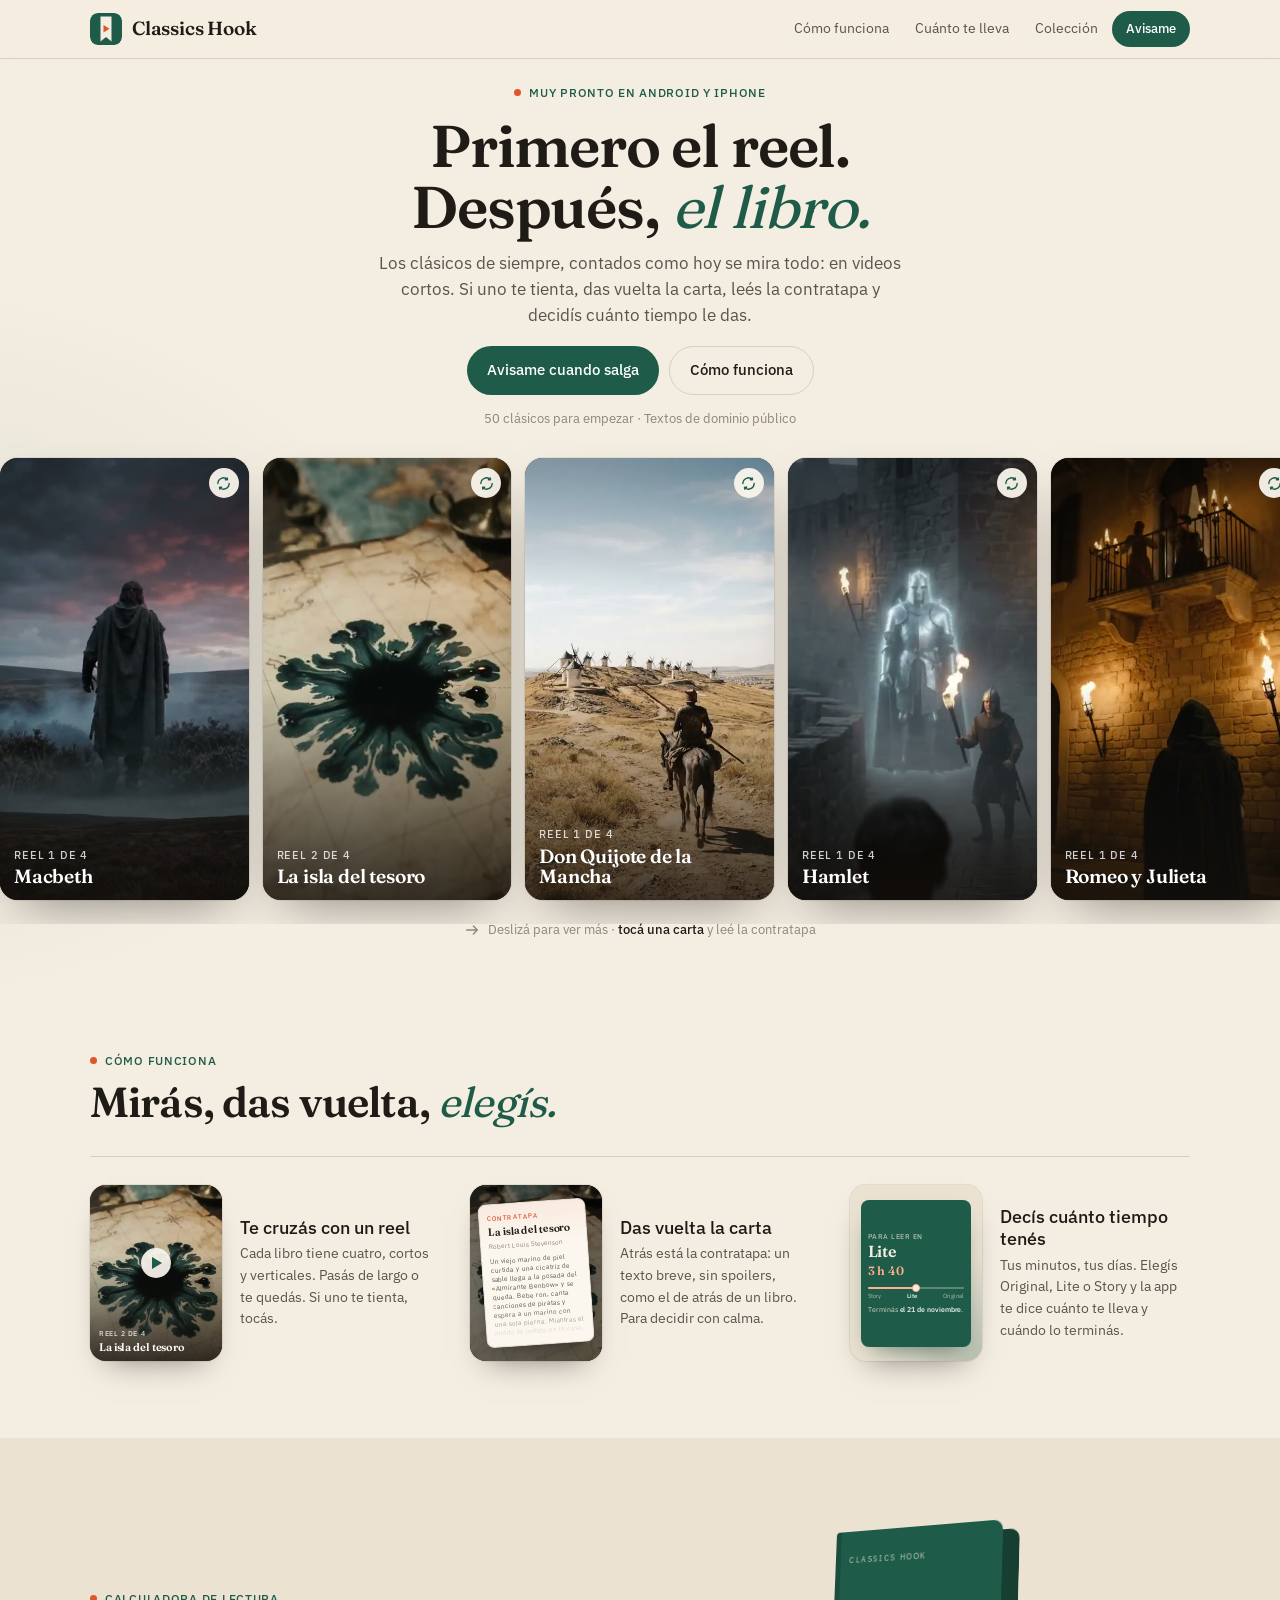
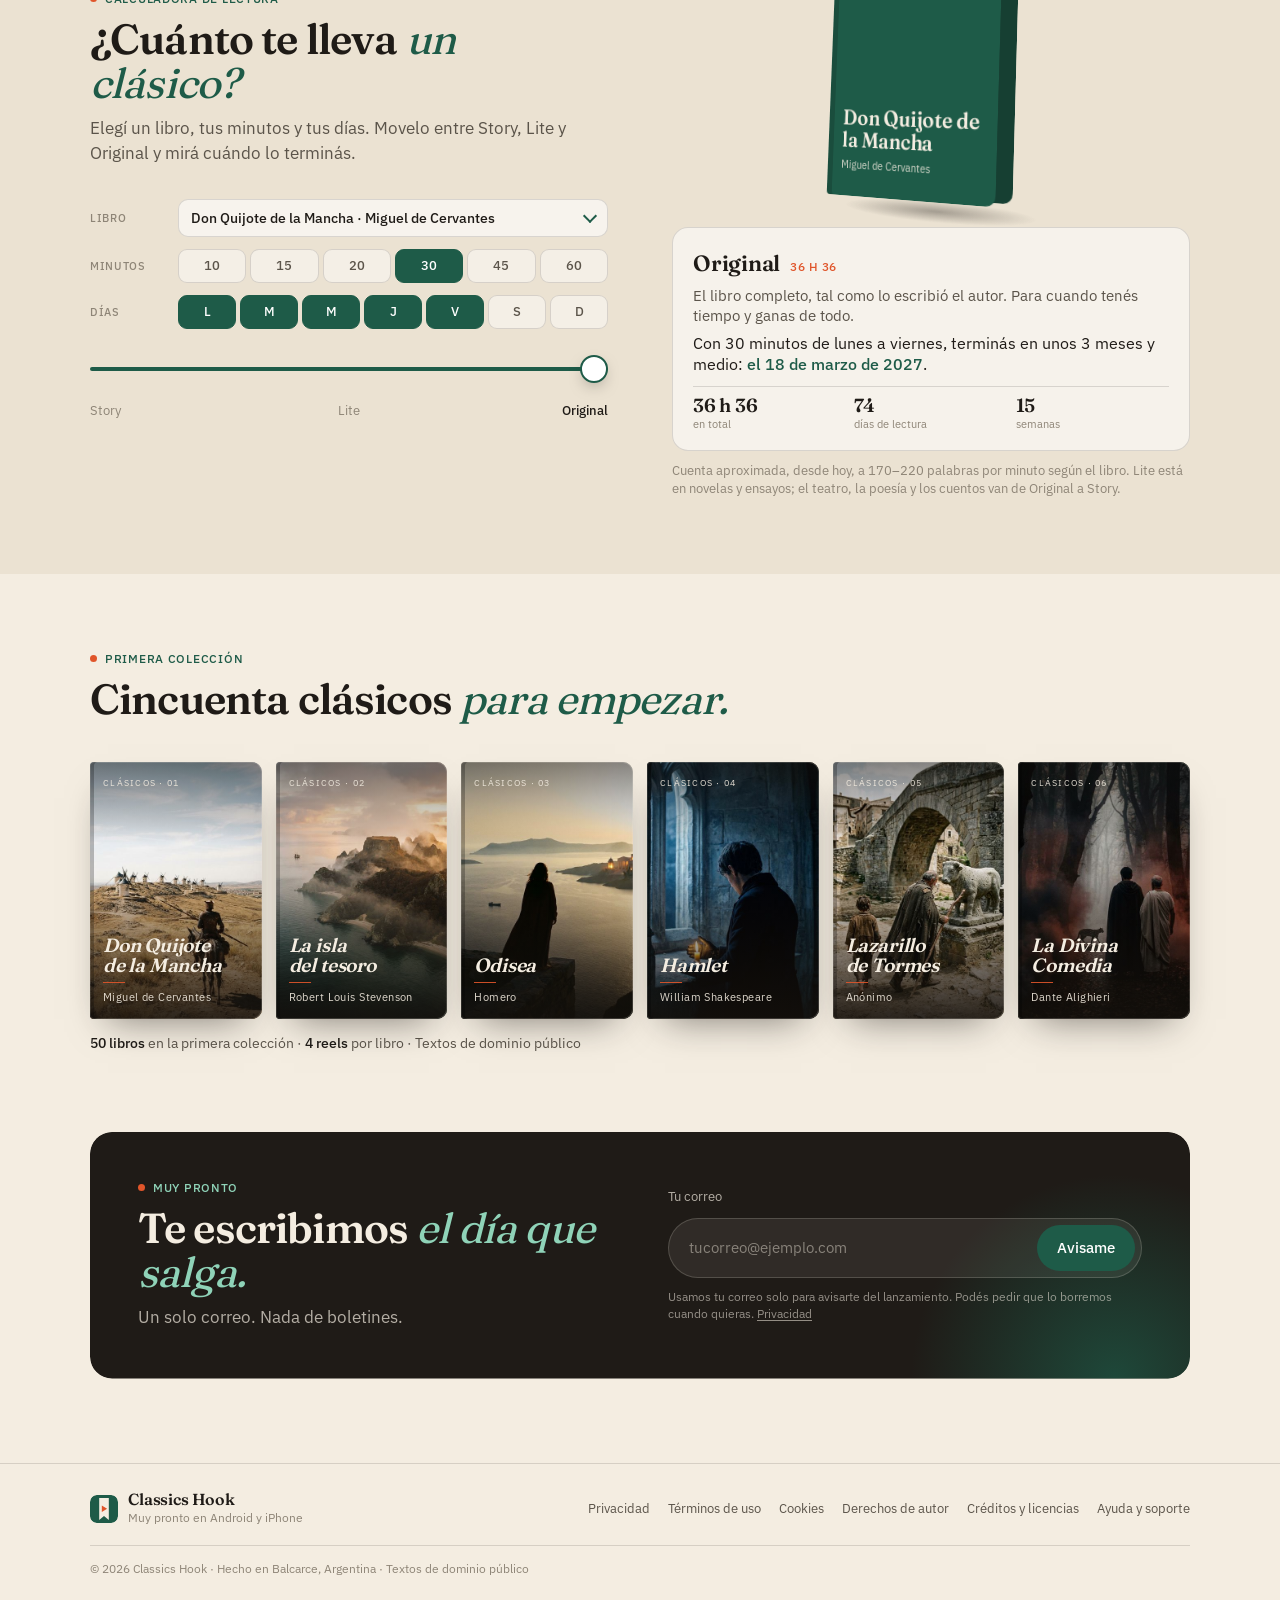
<file: index.html>
<!doctype html>
<html lang="es">
<head>
<meta charset="utf-8">
<meta name="viewport" content="width=device-width, initial-scale=1, viewport-fit=cover">
<title>Classics Hook · Primero el reel. Después, el libro.</title>
<meta name="description" content="Clásicos de la literatura que entran por un reel. Mirás uno, das vuelta la carta, leés la contratapa y elegís cuánto tiempo le dedicás al libro.">
<link rel="canonical" href="https://classicshook.com/">
<meta property="og:type" content="website">
<meta property="og:site_name" content="Classics Hook">
<meta property="og:title" content="Classics Hook · Primero el reel. Después, el libro.">
<meta property="og:description" content="Mirá un reel, da vuelta la carta, leé la contratapa y elegí cuánto tiempo le dedicás a un clásico.">
<meta property="og:url" content="https://classicshook.com/">
<meta property="og:image" content="https://classicshook.com/assets/img/og.png">
<meta property="og:locale" content="es_AR">
<meta name="twitter:card" content="summary_large_image">
<meta name="color-scheme" content="light">
<meta name="theme-color" content="#F4EDE1">
<link rel="icon" href="icono.svg" type="image/svg+xml">
<link rel="apple-touch-icon" href="assets/img/apple-touch-icon.png">
<link rel="manifest" href="manifest.webmanifest">
<link rel="preload" href="fonts/Fraunces_600SemiBold.ttf" as="font" type="font/ttf" crossorigin>
<script type="application/ld+json">
{"@context":"https://schema.org","@graph":[
 {"@type":"Organization","@id":"https://classicshook.com/#org","name":"Classics Hook","url":"https://classicshook.com/","logo":"https://classicshook.com/icono.svg","email":"contacto@classicshook.com","address":{"@type":"PostalAddress","addressLocality":"Balcarce","addressRegion":"Buenos Aires","addressCountry":"AR"}},
 {"@type":"WebSite","@id":"https://classicshook.com/#web","url":"https://classicshook.com/","name":"Classics Hook","inLanguage":"es","publisher":{"@id":"https://classicshook.com/#org"}}
]}
</script>
<style>
@font-face{font-family:"Fraunces";src:url(fonts/Fraunces_400Regular.ttf) format("truetype");font-weight:400;font-display:swap}
@font-face{font-family:"Fraunces";src:url(fonts/Fraunces_600SemiBold.ttf) format("truetype");font-weight:600;font-display:swap}
@font-face{font-family:"Fraunces";src:url(fonts/Fraunces_700Bold.ttf) format("truetype");font-weight:700;font-display:swap}
@font-face{font-family:"Plex";src:url(fonts/IBMPlexSans_400Regular.ttf) format("truetype");font-weight:400;font-display:swap}
@font-face{font-family:"Plex";src:url(fonts/IBMPlexSans_500Medium.ttf) format("truetype");font-weight:500 700;font-display:swap}

:root{
  --papel:#F4EDE1; --papel2:#EBE2D2; --papel3:#E1D6C3; --blanco:#FBF7EF;
  --tinta:#1F1B17; --tinta2:#5B544A; --tinta3:#8E8577;
  --verde:#1E5B48; --verde2:#2E7A62; --verde-suave:rgba(30,91,72,.1);
  --nar:#E0552A; --nar-suave:rgba(224,85,42,.12);
  --line:rgba(31,27,23,.14);
  --serif:"Fraunces",Georgia,"Times New Roman",serif; --sans:"Plex",system-ui,-apple-system,"Segoe UI",Roboto,sans-serif;
  --ease:cubic-bezier(.22,1,.36,1); --gut:18px; --cab:58px;
}
*{box-sizing:border-box;margin:0;padding:0}
html{scroll-behavior:smooth;-webkit-text-size-adjust:100%;background:var(--papel)}
body{background:var(--papel);color:var(--tinta);font:15px/1.55 var(--sans);-webkit-font-smoothing:antialiased;overflow-x:clip;min-height:100svh;
  background-image:radial-gradient(1200px 500px at 80% -10%,rgba(224,85,42,.10),transparent 60%),radial-gradient(900px 600px at -10% 20%,rgba(30,91,72,.08),transparent 60%)}
img,svg,video{display:block;max-width:100%}
a{color:inherit;text-decoration:none}
button{font:inherit;color:inherit;background:none;border:0;cursor:pointer}
:focus-visible{outline:2px solid var(--verde);outline-offset:3px;border-radius:6px}
.envase{width:min(1100px,100% - var(--gut)*2);margin-inline:auto}
.rotulo{font:500 12px/1.3 var(--sans);letter-spacing:.06em;text-transform:uppercase;color:var(--verde);display:flex;align-items:center;gap:8px}
.rotulo::before{content:"";display:inline-block;width:7px;height:7px;border-radius:50%;background:var(--nar);flex:none}
h1,h2,h3.serif{font-family:var(--serif);font-weight:600;letter-spacing:-.02em;line-height:1.04}
h1{font-size:clamp(34px,4.6vw,60px)}
h2{font-size:clamp(27px,3.3vw,42px)}
h1 em,h2 em{font-style:italic;font-weight:400;color:var(--verde)}
.bajada{color:var(--tinta2);font-size:clamp(15px,1.3vw,17px);max-width:32em}
section{position:relative;padding:clamp(36px,6vw,80px) 0;scroll-margin-top:var(--cab)}
.cabeza{display:flex;flex-direction:column;gap:10px;margin-bottom:clamp(20px,3vw,32px)}
.cabeza .rotulo{margin-bottom:2px}

header{position:sticky;top:0;z-index:40;background:rgba(244,237,225,.84);backdrop-filter:blur(12px);-webkit-backdrop-filter:blur(12px);border-bottom:1px solid var(--line)}
header .envase{display:flex;align-items:center;justify-content:space-between;height:var(--cab)}
.marca{display:flex;align-items:center;gap:10px;font-family:var(--serif);font-weight:600;font-size:19px;letter-spacing:-.01em}
.marca img{width:32px;height:32px;border-radius:8px}
header nav{display:flex;align-items:center;gap:2px}
header nav a{padding:8px 12px;border-radius:999px;color:var(--tinta2);font-size:14px;transition:.2s}
header nav a:hover{color:var(--tinta);background:rgba(31,27,23,.06)}
@media (max-width:720px){header nav a:not(.btn){display:none}}
.btn{display:inline-flex;align-items:center;justify-content:center;gap:8px;padding:12px 20px;border-radius:999px;background:var(--verde);color:#fff;font-weight:500;font-size:14.5px;transition:transform .3s var(--ease),background .2s;white-space:nowrap}
.btn:hover{transform:translateY(-1px);background:var(--verde2)}
header nav .btn{padding:8px 14px;font-size:13px}
.btn.borde{background:transparent;color:var(--tinta);border:1px solid var(--line)}
.btn.borde:hover{background:rgba(31,27,23,.05)}

/* portada: tira de reels que se dan vuelta y muestran la contratapa */
.portada{min-height:calc(100svh - var(--cab));display:flex;flex-direction:column;justify-content:center;padding:16px 0 22px;overflow:clip}
.portada-texto{display:flex;flex-direction:column;gap:10px;align-items:center;text-align:center}
.portada .acciones{display:flex;gap:10px;flex-wrap:wrap;justify-content:center;margin-top:4px}
.portada .dato{font-size:12.5px;color:var(--tinta3);text-align:center}
.tira-wrap{position:relative;margin-top:14px}
.tira{display:flex;gap:14px;overflow-x:auto;scroll-snap-type:x mandatory;padding:12px calc(50% - var(--w) / 2) 18px;scrollbar-width:none;--w:min(250px,calc((100svh - var(--cab) - 392px) * 9 / 16));--w:clamp(176px,calc((100svh - var(--cab) - 392px) * 9 / 16),250px)}
.tira::-webkit-scrollbar{display:none}
.carta{flex:0 0 var(--w);height:calc(var(--w) * 16 / 9);scroll-snap-align:center;perspective:1200px;position:relative}
.carta .cuerpo{position:absolute;inset:0;transform-style:preserve-3d;transition:transform .8s var(--ease);border-radius:18px}
.carta.vuelta .cuerpo{transform:rotateY(180deg)}
.cara{position:absolute;inset:0;border-radius:18px;overflow:hidden;backface-visibility:hidden;-webkit-backface-visibility:hidden;box-shadow:0 24px 50px -22px rgba(31,27,23,.5),0 0 0 1px rgba(31,27,23,.08)}
.cara.frente{background:#1b1612}
.cara.frente video{width:100%;height:100%;object-fit:cover}
.cara.frente .velo{position:absolute;inset:0;background:linear-gradient(180deg,rgba(0,0,0,.28),transparent 30%,transparent 52%,rgba(20,16,12,.78))}
.cara.frente .info{position:absolute;left:14px;right:14px;bottom:13px;color:#fff;display:flex;flex-direction:column;gap:3px}
.cara.frente .info small{font-size:10.5px;letter-spacing:.08em;text-transform:uppercase;opacity:.8;font-weight:500}
.cara.frente .info h3{font-family:var(--serif);font-weight:600;font-size:clamp(17px,1.5vw,21px);letter-spacing:-.01em;line-height:1.08}
.cara.frente .girar{position:absolute;top:10px;right:10px;width:30px;height:30px;border-radius:50%;background:rgba(251,247,239,.94);display:grid;place-items:center;color:var(--verde)}
.cara.frente .girar svg{width:15px;height:15px}
.cara.dorso{transform:rotateY(180deg);background:var(--blanco);color:var(--tinta);padding:16px 15px 14px;display:flex;flex-direction:column;gap:7px;border:1px solid var(--line);
  background-image:linear-gradient(180deg,rgba(224,85,42,.06),transparent 24%)}
.cara.dorso .rotulo{font-size:10.5px;color:var(--nar)}
.cara.dorso h3{font-family:var(--serif);font-weight:600;font-size:18px;letter-spacing:-.01em;line-height:1.08}
.cara.dorso .autor{font-size:11.5px;color:var(--tinta3);margin-top:-4px}
.cara.dorso p.txt{font-size:12.5px;color:var(--tinta2);line-height:1.45;overflow:hidden;flex:1;min-height:0}
.cara.dorso p.txt.corta{-webkit-mask-image:linear-gradient(180deg,#000 84%,transparent);mask-image:linear-gradient(180deg,#000 84%,transparent)}
.cara.dorso .abajo{margin-top:auto;display:flex;gap:5px;flex-wrap:wrap;align-items:center}
.cara.dorso .abajo small{font-size:10px;color:var(--tinta3);width:100%;letter-spacing:.04em;text-transform:uppercase}
.cara.dorso .abajo span{font-size:11px;font-weight:500;border:1px solid var(--line);padding:4px 8px;border-radius:999px;color:var(--tinta2)}
.cara.dorso .abajo span.on{background:var(--verde);border-color:var(--verde);color:#fff}
.tira-pista{display:flex;justify-content:center;align-items:center;gap:8px;color:var(--tinta3);font-size:13px;margin-top:-4px;text-align:center}
.tira-pista svg{width:16px;height:16px;flex:none}
.tira-pista b{color:var(--tinta);font-weight:500}
@media (max-width:899px){.portada .acciones .borde{display:none}.portada h1{font-size:clamp(32px,9vw,42px)}.portada .bajada{font-size:14.5px}}
@media (min-width:900px){
  .portada{padding:26px 0 36px}
  .portada-texto{gap:14px}
  .tira{--w:clamp(200px,calc((100svh - var(--cab) - 400px) * 9 / 16),250px);justify-content:flex-start;padding:16px calc(50% - var(--w) * 3 - 35px) 24px}
  .carta:hover .cuerpo{transform:translateY(-6px)}
  .carta.vuelta:hover .cuerpo{transform:rotateY(180deg) translateY(-6px)}
}

/* cómo funciona: tres escenas en miniatura (reel, contratapa, tiempo) */
.escenas{display:grid;gap:16px}
.escena{display:grid;grid-template-columns:96px minmax(0,1fr);gap:16px;align-items:center;min-width:0}
.escena h3{font-size:17px;font-weight:500;margin-bottom:4px;line-height:1.25}
.escena p{color:var(--tinta2);font-size:14px}
.vista{position:relative;aspect-ratio:3/4;border-radius:14px;overflow:hidden;background:#1b1612;box-shadow:0 16px 30px -18px rgba(31,27,23,.55),0 0 0 1px rgba(31,27,23,.08)}
.vista img{position:absolute;inset:0;width:100%;height:100%;object-fit:cover}
.vista.reel::before{content:"";position:absolute;inset:0;background:linear-gradient(180deg,rgba(0,0,0,.1),transparent 40%,rgba(20,16,12,.8));z-index:1}
.vista.reel .play{position:absolute;left:50%;top:44%;width:30px;height:30px;margin:-15px 0 0 -15px;border-radius:50%;background:rgba(251,247,239,.92);z-index:2;display:grid;place-items:center}
.vista.reel .play::after{content:"";width:0;height:0;border-style:solid;border-width:6px 0 6px 10px;border-color:transparent transparent transparent var(--verde);margin-left:2px}
.vista.reel .pie{position:absolute;left:9px;right:9px;bottom:8px;z-index:2;color:#fff;display:flex;flex-direction:column;gap:1px}
.vista.reel .pie small{font-size:7px;letter-spacing:.08em;text-transform:uppercase;opacity:.85;font-weight:500}
.vista.reel .pie b{font-family:var(--serif);font-weight:600;font-size:11px;line-height:1.1;letter-spacing:-.01em}
.vista.dorso img{filter:brightness(.55) saturate(.8)}
.vista .tarjeta{position:absolute;left:9%;right:9%;top:9%;bottom:9%;border-radius:8px;padding:9px 8px;display:flex;flex-direction:column;gap:3px;transform:rotate(-4deg);transform-origin:center;box-shadow:0 10px 22px -10px rgba(0,0,0,.6)}
.vista.dorso .tarjeta{background:var(--blanco);color:var(--tinta);background-image:linear-gradient(180deg,rgba(224,85,42,.08),transparent 30%);border:1px solid var(--line)}
.vista .tarjeta small{font-size:6.5px;letter-spacing:.08em;text-transform:uppercase;font-weight:500;color:var(--nar)}
.vista .tarjeta b{font-family:var(--serif);font-weight:600;font-size:10.5px;line-height:1.1;letter-spacing:-.01em}
.vista .tarjeta i{font-style:normal;font-size:6.5px;color:var(--tinta3)}
.vista .tarjeta p{font-size:6.5px;line-height:1.4;color:var(--tinta2);margin-top:2px;overflow:hidden;flex:1;-webkit-mask-image:linear-gradient(180deg,#000 70%,transparent);mask-image:linear-gradient(180deg,#000 70%,transparent)}
.vista.tiempo{background:var(--papel2);background-image:radial-gradient(70% 60% at 100% 100%,rgba(30,91,72,.25),transparent)}
.vista.tiempo .tarjeta{transform:none;left:8%;right:8%;top:8%;bottom:8%;padding:8px 7px;background:var(--verde);color:var(--papel);border:0;gap:1px;justify-content:center;box-shadow:0 12px 24px -12px rgba(22,63,50,.7)}
.vista.tiempo .tarjeta small{color:rgba(244,237,225,.7)}
.vista.tiempo .tarjeta b{font-size:16px}
.vista.tiempo .tarjeta em{font-style:normal;font-family:var(--serif);font-weight:600;font-size:12px;color:#FFB08C;letter-spacing:-.01em}
.vista.tiempo .pista{margin:6px 0 4px}
.vista.tiempo .pista .linea{display:block;position:relative;height:2px;border-radius:2px;background:linear-gradient(90deg,#FFB08C 50%,rgba(244,237,225,.3) 50%);margin-bottom:3px}
.vista.tiempo .pista .linea i{position:absolute;left:50%;top:50%;width:8px;height:8px;margin:-4px 0 0 -4px;border-radius:50%;background:var(--papel);border:1.5px solid #FFB08C;box-sizing:border-box}
.vista.tiempo .pista .nombres{display:flex;justify-content:space-between;font-size:5.5px;letter-spacing:.02em;color:rgba(244,237,225,.65)}
.vista.tiempo .pista .nombres span.on{color:#fff;font-weight:600}
.vista.tiempo .tarjeta p{font-size:6.5px;color:rgba(244,237,225,.85);margin:0;flex:none;-webkit-mask-image:none;mask-image:none;line-height:1.35}
.vista.tiempo .tarjeta p b{display:inline;font:inherit;font-weight:600;color:#fff}
@media (max-width:899px){#como{padding-top:30px}#como .cabeza{margin-bottom:18px}}
@media (min-width:600px){.escena{grid-template-columns:120px minmax(0,1fr);gap:22px}}
@media (min-width:900px){.escenas{grid-template-columns:repeat(3,1fr);gap:40px;border-top:1px solid var(--line);padding-top:28px}.escena{grid-template-columns:132px minmax(0,1fr);gap:18px;align-items:center}.vista{border-radius:16px}.escena h3{font-size:18px}}

/* tres formas: el grosor del libro */
.formas{background:var(--papel2)}
.formas .envase{display:grid;gap:18px}
.libro3d{height:230px;display:grid;place-items:center;perspective:900px}
.tomo{position:relative;width:150px;height:212px;transform-style:preserve-3d;transform:rotateY(-28deg) rotateX(4deg);transition:transform .8s var(--ease)}
.tomo .frente{position:absolute;inset:0;background:var(--verde);border-radius:4px 10px 10px 4px;color:#F4EDE1;padding:20px 14px;display:flex;flex-direction:column;justify-content:space-between;transform:translateZ(calc(var(--g) * 1px));transition:transform .8s var(--ease);box-shadow:inset 6px 0 0 rgba(0,0,0,.15)}
.tomo .frente .serie{font-size:9px;letter-spacing:.18em;text-transform:uppercase;opacity:.75}
.tomo .frente h4{font-family:var(--serif);font-weight:600;font-size:20px;line-height:1.05;letter-spacing:-.01em}
.tomo .frente .autor{font-size:11px;opacity:.85;margin-top:6px}
.tomo .hojas{position:absolute;top:4px;bottom:4px;left:0;width:calc(var(--g) * 1px);background:repeating-linear-gradient(90deg,#FBF6EC 0 2px,#E3D9C6 2px 3px);transform:rotateY(-90deg);transform-origin:left;transition:width .8s var(--ease);border-radius:2px 0 0 2px}
.tomo .fondo{position:absolute;inset:0;background:#163f32;border-radius:4px 10px 10px 4px;transform:translateZ(0)}
.tomo .sombra{position:absolute;left:-10%;right:-10%;bottom:-26px;height:22px;background:radial-gradient(ellipse at center,rgba(31,27,23,.35),transparent 70%);transform:translateZ(-20px)}
.control{display:flex;flex-direction:column;gap:8px}
.control .etiquetas{display:grid;grid-template-columns:repeat(3,1fr);font-size:13px;color:var(--tinta3)}
.control .etiquetas span{text-align:center;transition:.3s}
.control .etiquetas span:first-child{text-align:left}.control .etiquetas span:last-child{text-align:right}
.control .etiquetas span.on{color:var(--tinta);font-weight:500}
input[type=range]{-webkit-appearance:none;appearance:none;width:100%;height:36px;background:transparent;cursor:pointer}
input[type=range]::-webkit-slider-runnable-track{height:4px;border-radius:4px;background:linear-gradient(90deg,var(--verde) var(--pct,0%),var(--line) var(--pct,0%))}
input[type=range]::-webkit-slider-thumb{-webkit-appearance:none;width:28px;height:28px;border-radius:50%;background:#fff;border:2px solid var(--verde);margin-top:-12px;box-shadow:0 6px 16px -6px rgba(31,27,23,.5)}
input[type=range]::-moz-range-track{height:4px;border-radius:4px;background:var(--line)}
input[type=range]::-moz-range-progress{height:4px;border-radius:4px;background:var(--verde)}
input[type=range]::-moz-range-thumb{width:24px;height:24px;border-radius:50%;background:#fff;border:2px solid var(--verde)}
.ficha{background:rgba(255,255,255,.55);border:1px solid var(--line);border-radius:16px;padding:14px 16px;display:flex;flex-direction:column;gap:6px;min-height:132px}
.ficha .nombre{font-family:var(--serif);font-weight:600;font-size:22px;letter-spacing:-.01em;display:flex;align-items:baseline;flex-wrap:wrap;gap:0 10px}
.ficha .nombre small{font-family:var(--sans);font-weight:500;font-size:12px;color:var(--nar);letter-spacing:.04em;text-transform:uppercase}
.ficha p{color:var(--tinta2);font-size:13.5px;line-height:1.4}
.ficha .plazo{color:var(--tinta);font-size:14.5px;line-height:1.4}
.ficha .plazo b{font-weight:600;color:var(--verde);white-space:nowrap}
.ficha .cifras{display:grid;grid-template-columns:repeat(3,1fr);gap:8px;margin-top:4px;padding-top:8px;border-top:1px solid var(--line)}
.ficha .cifras b{display:block;font-family:var(--serif);font-weight:600;font-size:19px;line-height:1.1;letter-spacing:-.01em}
.ficha .cifras span{display:block;font-size:11px;color:var(--tinta3);line-height:1.25;margin-top:2px}
.formas .nota{font-size:12.5px;color:var(--tinta3);margin-top:10px;line-height:1.45}
/* calculadora: libro, minutos y días */
.calc{display:flex;flex-direction:column;gap:9px;margin-bottom:14px}
.calc .fila{display:grid;grid-template-columns:62px 1fr;gap:8px;align-items:center}
.calc .et{font-size:11px;letter-spacing:.06em;text-transform:uppercase;color:var(--tinta3);font-weight:500}
.calc .sel{position:relative}
.calc select{appearance:none;-webkit-appearance:none;width:100%;height:38px;padding:0 34px 0 12px;border-radius:10px;border:1px solid var(--line);background:rgba(255,255,255,.6);font:500 14px var(--sans);color:var(--tinta);cursor:pointer;text-overflow:ellipsis;white-space:nowrap;overflow:hidden}
.calc .sel::after{content:"";position:absolute;right:13px;top:50%;width:8px;height:8px;border-right:2px solid var(--verde);border-bottom:2px solid var(--verde);transform:translateY(-70%) rotate(45deg);pointer-events:none}
.calc .chips{display:flex;gap:4px}
.calc .chips button{flex:1 1 0;min-width:0;height:34px;border-radius:9px;border:1px solid var(--line);background:rgba(255,255,255,.45);font-size:13px;font-weight:500;color:var(--tinta2);transition:background .2s,color .2s,border-color .2s;padding:0}
.calc .chips button[aria-pressed=true]{background:var(--verde);border-color:var(--verde);color:#fff}
.calc .chips button:hover:not([aria-pressed=true]){background:rgba(31,27,23,.06);color:var(--tinta)}
.control .etiquetas.dos{grid-template-columns:1fr 1fr}
.control .etiquetas.dos span:last-child{text-align:right}
.libro-y-ficha{display:grid;gap:12px}
@media (max-width:899px){
  .formas{padding:30px 0 34px}.formas .cabeza{margin-bottom:12px;gap:6px}.formas .bajada{font-size:14px}.formas .cabeza h2{font-size:26px}
  .libro-y-ficha{grid-template-columns:104px 1fr;align-items:center}
  .libro3d{height:170px;perspective:600px}.tomo{width:92px;height:134px;transform:rotateY(-26deg) rotateX(4deg)}.tomo .frente{padding:12px 9px;border-radius:3px 7px 7px 3px}.tomo .frente .serie{font-size:7px;letter-spacing:.12em}.tomo .frente h4{font-size:12.5px}.tomo .frente .autor{font-size:8.5px;margin-top:3px}.tomo .fondo{border-radius:3px 7px 7px 3px}.tomo .sombra{bottom:-16px;height:14px}
  .ficha{min-height:0}.ficha .nombre{font-size:19px}.ficha .cifras b{font-size:17px}
}
@media (max-width:359px){.libro-y-ficha{grid-template-columns:1fr}.libro3d{display:none}}
@media (min-width:900px){.formas .envase{grid-template-columns:1fr 1fr;gap:64px;align-items:center}.libro3d{height:300px}.tomo{width:184px;height:264px}.tomo .frente{padding:22px 16px}.tomo .frente h4{font-size:21px}.control{gap:14px}.calc{gap:12px;margin-bottom:22px}.calc .fila{grid-template-columns:76px 1fr;gap:12px}.ficha{padding:18px 20px;min-height:150px}.ficha p{font-size:14.5px}.ficha .plazo{font-size:15.5px}}

/* colección: tapas con imagen, título y autor compuestos por código */
.estante{display:flex;gap:14px;overflow-x:auto;scroll-snap-type:x mandatory;padding:8px var(--gut) 18px;margin:0 calc(var(--gut) * -1);scrollbar-width:none}
.estante::-webkit-scrollbar{display:none}
.tapa{position:relative;flex:0 0 44%;max-width:200px;aspect-ratio:2/3;border-radius:4px 10px 10px 4px;overflow:hidden;scroll-snap-align:start;background:var(--papel3);box-shadow:0 18px 36px -18px rgba(31,27,23,.55);transition:transform .5s var(--ease);color:var(--papel)}
.tapa:hover{transform:translateY(-6px) rotate(-1deg)}
.tapa img{position:absolute;inset:0;width:100%;height:100%;object-fit:cover}
.tapa::before{content:"";position:absolute;inset:0;background:linear-gradient(180deg,rgba(20,16,12,.5),transparent 32%,transparent 45%,rgba(20,16,12,.88));z-index:1}
.tapa::after{content:"";position:absolute;inset:0;box-shadow:inset 4px 0 0 rgba(0,0,0,.25),inset 0 0 0 1px rgba(244,237,225,.18);border-radius:inherit;z-index:2;pointer-events:none}
.tapa .txt{position:absolute;inset:0;z-index:2;padding:14px 13px;display:flex;flex-direction:column;justify-content:space-between}
.tapa .serie{font-size:9px;letter-spacing:.14em;text-transform:uppercase;opacity:.9}
.tapa h3{font-family:var(--serif);font-weight:600;font-style:italic;font-size:clamp(16px,1.5vw,20px);line-height:1.05;letter-spacing:-.01em;text-wrap:balance}
.tapa .autor{font-size:10.5px;letter-spacing:.04em;margin-top:7px;opacity:.9}
.tapa .autor::before{content:"";display:block;width:22px;height:1px;background:var(--nar);margin-bottom:6px}
@media (min-width:900px){.estante{display:grid;grid-template-columns:repeat(6,1fr);overflow:visible;margin:0;padding:8px 0}.tapa{flex:none;max-width:none}}
.coleccion .nota{color:var(--tinta2);font-size:14px;margin-top:6px}
.coleccion .nota b{color:var(--tinta);font-weight:500}

/* avisame */
.aviso .caja{background:var(--tinta);color:var(--papel);border-radius:22px;padding:clamp(24px,4vw,48px);display:grid;gap:22px;position:relative;isolation:isolate;clip-path:inset(0 round 22px) /* recorta el círculo decorativo sin crear un contenedor desplazable (overflow:hidden se desplazaba al enfocar el input) */}
.aviso .caja>*{min-width:0;position:relative;z-index:1}
.aviso .caja::after{content:"";position:absolute;right:0;bottom:0;width:300px;max-width:100%;height:240px;background:radial-gradient(circle at 75% 100%,rgba(30,91,72,.7),transparent 62%);z-index:0;pointer-events:none}
.aviso .rotulo{color:#8FD3B8}
.aviso h2 em{color:#8FD3B8}
.aviso .bajada{color:rgba(244,237,225,.7)}
.form{display:flex;flex-direction:column;gap:10px;position:relative}
.form label{font-size:13px;color:rgba(244,237,225,.7)}
.form .campo{display:flex;gap:6px;padding:6px;border-radius:999px;background:rgba(244,237,225,.08);border:1px solid rgba(244,237,225,.18)}
.form .campo:focus-within{border-color:#8FD3B8}
/* el input no impone su ancho intrínseco (unos 20 caracteres): flex-basis 0 y width 0 */
.form input{flex:1 1 0;width:0;min-width:0;background:none;border:0;color:var(--papel);font:inherit;padding:8px 14px;outline:none}
.form input::placeholder{color:rgba(244,237,225,.45)}
.form input:disabled{opacity:.5}
.form .campo .btn{flex:none}
.form small{color:rgba(244,237,225,.55);font-size:12px;line-height:1.45}
.form small a{text-decoration:underline;text-underline-offset:2px}
.form .estado{font-size:14px;color:#8FD3B8}
.form .estado:empty{display:none}
.form .estado.error{color:#F2B8A2}
.form .estado.error a{text-decoration:underline}
@media (max-width:479px){
  .form .campo{flex-direction:column;gap:8px;padding:0;background:none;border:0}
  .form input{width:100%;flex:none;padding:13px 16px;border-radius:999px;background:rgba(244,237,225,.08);border:1px solid rgba(244,237,225,.18)}
  .form input:focus{border-color:#8FD3B8}
  .form .campo .btn{width:100%;padding:13px 20px}
}
.aviso{padding-top:0}
@media (max-width:899px){.aviso .caja{gap:18px}}
@media (min-width:900px){.aviso .caja{grid-template-columns:1fr 1fr;gap:56px;align-items:center}}

/* pie */
footer{padding:26px 0 40px;color:var(--tinta3);font-size:12.5px;border-top:1px solid var(--line);margin-top:8px}
footer .envase{display:grid;gap:18px}
.pie-marca{display:flex;align-items:center;gap:10px;color:var(--tinta)}
.pie-marca img{width:28px;height:28px;border-radius:7px}
.pie-marca b{display:block;font-family:var(--serif);font-weight:600;font-size:16px;letter-spacing:-.01em;line-height:1.15}
.pie-marca span{display:block;color:var(--tinta3);font-size:12px}
.pie-enlaces{display:grid;grid-template-columns:repeat(2,minmax(0,1fr));gap:8px 16px}
.pie-enlaces a{color:var(--tinta2);padding:2px 0}
.pie-enlaces a:hover{color:var(--tinta)}
.pie-copy{font-size:12px;line-height:1.5;padding-top:14px;border-top:1px solid var(--line)}
@media (min-width:600px){.pie-enlaces{display:flex;flex-wrap:wrap;gap:6px 18px}}
@media (min-width:900px){footer .envase{grid-template-columns:1fr auto;align-items:center}.pie-copy{grid-column:1/-1}}
@media (prefers-reduced-motion:reduce){*{animation:none!important;transition:none!important}html{scroll-behavior:auto}}
</style>
</head>
<body>
<header>
  <div class="envase">
    <a class="marca" href="#inicio"><img src="logo.svg" alt="" width="32" height="32">Classics Hook</a>
    <nav><a href="#como">Cómo funciona</a><a href="#formas">Cuánto te lleva</a><a href="#coleccion">Colección</a><a class="btn" href="#avisame">Avisame</a></nav>
  </div>
</header>

<main>
<section class="portada" id="inicio">
  <div class="envase">
    <div class="portada-texto">
      <p class="rotulo">Muy pronto en Android y iPhone</p>
      <h1>Primero el reel.<br>Después, <em>el libro.</em></h1>
      <p class="bajada">Los clásicos de siempre, contados como hoy se mira todo: en videos cortos. Si uno te tienta, das vuelta la carta, leés la contratapa y decidís cuánto tiempo le das.</p>
      <div class="acciones"><a class="btn" href="#avisame">Avisame cuando salga</a><a class="btn borde" href="#como">Cómo funciona</a></div>
      <p class="dato">50 clásicos para empezar · Textos de dominio público</p>
    </div>
  </div>
  <div class="tira-wrap">
    <div class="tira" id="tira" tabindex="0" aria-label="Reels de la colección. Deslizá para ver más; tocá una carta para dar vuelta y leer la contratapa.">
      <div class="carta"><div class="cuerpo">
        <div class="cara frente"><video src="media/macbeth.mp4" poster="media/macbeth.jpg" muted loop playsinline preload="metadata"></video><div class="velo"></div><span class="girar" aria-hidden="true"><svg viewBox="0 0 24 24" fill="none" stroke="currentColor" stroke-width="2.2" stroke-linecap="round" stroke-linejoin="round"><path d="M3 12a9 9 0 0 1 15.5-6.2M21 12a9 9 0 0 1-15.5 6.2M18 3v3h-3M6 21v-3h3"/></svg></span><div class="info"><small>Reel 1 de 4</small><h3>Macbeth</h3></div></div>
        <div class="cara dorso"><span class="rotulo">Contratapa</span><h3>Macbeth</h3><p class="autor">William Shakespeare</p><p class="txt">Macbeth vuelve victorioso de una batalla cuando, en un páramo, tres brujas lo saludan con títulos que todavía no tiene y le anuncian una corona. Poco después, una de las predicciones empieza a cumplirse. Desde ese momento la ambición se mezcla con el miedo.</p><div class="abajo"><small>Para leer en</small><span class="on">Original</span><span>Story</span></div></div>
      </div></div>
      <div class="carta"><div class="cuerpo">
        <div class="cara frente"><video src="media/isla.mp4" poster="media/isla.jpg" muted loop playsinline preload="metadata"></video><div class="velo"></div><span class="girar" aria-hidden="true"><svg viewBox="0 0 24 24" fill="none" stroke="currentColor" stroke-width="2.2" stroke-linecap="round" stroke-linejoin="round"><path d="M3 12a9 9 0 0 1 15.5-6.2M21 12a9 9 0 0 1-15.5 6.2M18 3v3h-3M6 21v-3h3"/></svg></span><div class="info"><small>Reel 2 de 4</small><h3>La isla del tesoro</h3></div></div>
        <div class="cara dorso"><span class="rotulo">Contratapa</span><h3>La isla del tesoro</h3><p class="autor">Robert Louis Stevenson</p><p class="txt">Un viejo marino de piel curtida y una cicatriz de sable llega a la posada del «Almirante Benbow» y se queda. Bebe ron, canta canciones de piratas y espera a un marino con una sola pierna. Mientras el miedo se instala en la casa, un cofre que nadie vio abierto guarda un secreto.</p><div class="abajo"><small>Para leer en</small><span>Original</span><span class="on">Lite</span><span>Story</span></div></div>
      </div></div>
      <div class="carta"><div class="cuerpo">
        <div class="cara frente"><video src="media/quijote.mp4" poster="media/quijote.jpg" muted loop playsinline preload="metadata"></video><div class="velo"></div><span class="girar" aria-hidden="true"><svg viewBox="0 0 24 24" fill="none" stroke="currentColor" stroke-width="2.2" stroke-linecap="round" stroke-linejoin="round"><path d="M3 12a9 9 0 0 1 15.5-6.2M21 12a9 9 0 0 1-15.5 6.2M18 3v3h-3M6 21v-3h3"/></svg></span><div class="info"><small>Reel 1 de 4</small><h3>Don Quijote de la Mancha</h3></div></div>
        <div class="cara dorso"><span class="rotulo">Contratapa</span><h3>Don Quijote de la Mancha</h3><p class="autor">Miguel de Cervantes</p><p class="txt">Un hidalgo de casi cincuenta años, flaco y madrugador, vive en un lugar de la Mancha con su ama y su sobrina. Lee libros de caballerías de noche y de día, tanto que se le seca el cerebro y cree que todo lo que leyó es verdad. Lo acompaña un labrador vecino, Sancho Panza.</p><div class="abajo"><small>Para leer en</small><span class="on">Original</span><span>Lite</span><span>Story</span></div></div>
      </div></div>
      <div class="carta"><div class="cuerpo">
        <div class="cara frente"><video src="media/hamlet.mp4" poster="media/hamlet.jpg" muted loop playsinline preload="metadata"></video><div class="velo"></div><span class="girar" aria-hidden="true"><svg viewBox="0 0 24 24" fill="none" stroke="currentColor" stroke-width="2.2" stroke-linecap="round" stroke-linejoin="round"><path d="M3 12a9 9 0 0 1 15.5-6.2M21 12a9 9 0 0 1-15.5 6.2M18 3v3h-3M6 21v-3h3"/></svg></span><div class="info"><small>Reel 1 de 4</small><h3>Hamlet</h3></div></div>
        <div class="cara dorso"><span class="rotulo">Contratapa</span><h3>Hamlet</h3><p class="autor">William Shakespeare</p><p class="txt">Un fantasma recorre de noche las almenas de un castillo danés, y solo un hijo se anima a escucharlo. Lo que ese padre muerto tiene para decirle empuja a Hamlet a fingirse loco, a desconfiar de todos los que lo rodean y a dudar, capítulo tras capítulo, si vale más actuar o quedarse quieto.</p><div class="abajo"><small>Para leer en</small><span>Original</span><span class="on">Story</span></div></div>
      </div></div>
      <div class="carta"><div class="cuerpo">
        <div class="cara frente"><video src="media/romeo.mp4" poster="media/romeo.jpg" muted loop playsinline preload="metadata"></video><div class="velo"></div><span class="girar" aria-hidden="true"><svg viewBox="0 0 24 24" fill="none" stroke="currentColor" stroke-width="2.2" stroke-linecap="round" stroke-linejoin="round"><path d="M3 12a9 9 0 0 1 15.5-6.2M21 12a9 9 0 0 1-15.5 6.2M18 3v3h-3M6 21v-3h3"/></svg></span><div class="info"><small>Reel 1 de 4</small><h3>Romeo y Julieta</h3></div></div>
        <div class="cara dorso"><span class="rotulo">Contratapa</span><h3>Romeo y Julieta</h3><p class="autor">William Shakespeare</p><p class="txt">En Verona, dos familias se odian desde hace años, y la pelea llega hasta los criados en plena plaza. Romeo, un Montesco, sufre por un amor que no lo corresponde y huye de la luz del día. Hasta que una noche hay fiesta en casa de los Capuleto y conoce a Julieta, que todavía no cumplió quince años.</p><div class="abajo"><small>Para leer en</small><span class="on">Original</span><span>Story</span></div></div>
      </div></div>
      <div class="carta"><div class="cuerpo">
        <div class="cara frente"><video src="media/vuelta.mp4" poster="media/vuelta.jpg" muted loop playsinline preload="metadata"></video><div class="velo"></div><span class="girar" aria-hidden="true"><svg viewBox="0 0 24 24" fill="none" stroke="currentColor" stroke-width="2.2" stroke-linecap="round" stroke-linejoin="round"><path d="M3 12a9 9 0 0 1 15.5-6.2M21 12a9 9 0 0 1-15.5 6.2M18 3v3h-3M6 21v-3h3"/></svg></span><div class="info"><small>Reel 1 de 4</small><h3>La vuelta al mundo en ochenta días</h3></div></div>
        <div class="cara dorso"><span class="rotulo">Contratapa</span><h3>La vuelta al mundo en ochenta días</h3><p class="autor">Julio Verne</p><p class="txt">Londres, mil ochocientos setenta y dos. Phileas Fogg es un caballero tan exacto que despide a un criado porque le llevó el agua de afeitar un grado más fría. Una tarde, en su club, apuesta veinte mil libras a que da la vuelta al mundo en ochenta días.</p><div class="abajo"><small>Para leer en</small><span>Original</span><span>Lite</span><span class="on">Story</span></div></div>
      </div></div>
    </div>
    <p class="tira-pista" aria-hidden="true"><svg viewBox="0 0 24 24" fill="none" stroke="currentColor" stroke-width="2" stroke-linecap="round" stroke-linejoin="round"><path d="M4 12h16M14 6l6 6-6 6"/></svg><span>Deslizá para ver más · <b>tocá una carta</b> y leé la contratapa</span></p>
  </div>
</section>

<section id="como">
  <div class="envase">
    <div class="cabeza"><p class="rotulo">Cómo funciona</p><h2>Mirás, das vuelta, <em>elegís.</em></h2></div>
    <div class="escenas">
      <div class="escena">
        <div class="vista reel" aria-hidden="true"><img src="media/isla.jpg" alt="" width="270" height="480" loading="lazy"><span class="play"></span><span class="pie"><small>Reel 2 de 4</small><b>La isla del tesoro</b></span></div>
        <div><h3>Te cruzás con un reel</h3><p>Cada libro tiene cuatro, cortos y verticales. Pasás de largo o te quedás. Si uno te tienta, tocás.</p></div>
      </div>
      <div class="escena">
        <div class="vista dorso" aria-hidden="true"><img src="media/isla.jpg" alt="" width="270" height="480" loading="lazy"><div class="tarjeta"><small>Contratapa</small><b>La isla del tesoro</b><i>Robert Louis Stevenson</i><p>Un viejo marino de piel curtida y una cicatriz de sable llega a la posada del «Almirante Benbow» y se queda. Bebe ron, canta canciones de piratas y espera a un marino con una sola pierna. Mientras el miedo se instala en la casa, un cofre que nadie vio abierto guarda un secreto.</p></div></div>
        <div><h3>Das vuelta la carta</h3><p>Atrás está la contratapa: un texto breve, sin spoilers, como el de atrás de un libro. Para decidir con calma.</p></div>
      </div>
      <div class="escena">
        <div class="vista tiempo" aria-hidden="true"><div class="tarjeta"><small>Para leer en</small><b>Lite</b><em>3 h 40</em><div class="pista"><span class="linea"><i></i></span><span class="nombres"><span>Story</span><span class="on">Lite</span><span>Original</span></span></div><p>Terminás <b>el 21 de noviembre</b>.</p></div></div>
        <div><h3>Decís cuánto tiempo tenés</h3><p>Tus minutos, tus días. Elegís Original, Lite o Story y la app te dice cuánto te lleva y cuándo lo terminás.</p></div>
      </div>
    </div>
  </div>
</section>

<section class="formas" id="formas">
  <div class="envase">
    <div class="col-calc">
      <div class="cabeza"><p class="rotulo">Calculadora de lectura</p><h2>¿Cuánto te lleva <em>un clásico?</em></h2><p class="bajada">Elegí un libro, tus minutos y tus días. Movelo entre Story, Lite y Original y mirá cuándo lo terminás.</p></div>
      <div class="calc">
        <div class="fila"><label class="et" for="cLibro">Libro</label><div class="sel"><select id="cLibro"></select></div></div>
        <div class="fila"><span class="et" id="etMin">Minutos</span><div class="chips" id="cMin" role="group" aria-labelledby="etMin"></div></div>
        <div class="fila"><span class="et" id="etDias">Días</span><div class="chips dias" id="cDias" role="group" aria-labelledby="etDias"></div></div>
      </div>
      <div class="control">
        <input type="range" id="grosor" min="0" max="2" step="1" value="2" aria-label="Forma de leer: Story, Lite u Original" aria-valuetext="Original" style="--pct:100%">
        <div class="etiquetas" id="etq"><span>Story</span><span>Lite</span><span class="on">Original</span></div>
      </div>
    </div>
    <div class="col-libro">
      <div class="libro-y-ficha">
        <div class="libro3d" aria-hidden="true">
          <div class="tomo" id="tomo" style="--g:40">
            <div class="sombra"></div>
            <div class="fondo"></div>
            <div class="hojas"></div>
            <div class="frente"><span class="serie">Classics Hook</span><div><h4 id="tTitulo">Don Quijote de la Mancha</h4><p class="autor" id="tAutor">Miguel de Cervantes</p></div></div>
          </div>
        </div>
        <div class="ficha" id="ficha" data-v="original" aria-live="polite">
          <div class="nombre" id="fNombre">Original<small id="fTiempo"></small></div>
          <p id="fDesc">El libro completo, tal como lo escribió el autor.</p>
          <p class="plazo" id="fPlazo"></p>
          <div class="cifras"><div><b id="fTotal">—</b><span>en total</span></div><div><b id="fDias">—</b><span id="fDiasEt">días de lectura</span></div><div><b id="fSemanas">—</b><span id="fSemanasEt">semanas</span></div></div>
        </div>
      </div>
      <p class="nota">Cuenta aproximada, desde hoy, a 170–220 palabras por minuto según el libro. Lite está en novelas y ensayos; el teatro, la poesía y los cuentos van de Original a Story.</p>
    </div>
  </div>
</section>

<section class="coleccion" id="coleccion">
  <div class="envase">
    <div class="cabeza"><p class="rotulo">Primera colección</p><h2>Cincuenta clásicos <em>para empezar.</em></h2></div>
    <div class="estante" tabindex="0" aria-label="Algunas tapas de la primera colección">
      <div class="tapa"><img src="media/tapa_quijote.jpg" alt=""><div class="txt"><span class="serie">Clásicos · 01</span><div><h3>Don Quijote de la Mancha</h3><p class="autor">Miguel de Cervantes</p></div></div></div>
      <div class="tapa"><img src="media/tapa_isla.jpg" alt=""><div class="txt"><span class="serie">Clásicos · 02</span><div><h3>La isla del tesoro</h3><p class="autor">Robert Louis Stevenson</p></div></div></div>
      <div class="tapa"><img src="media/tapa_odisea.jpg" alt=""><div class="txt"><span class="serie">Clásicos · 03</span><div><h3>Odisea</h3><p class="autor">Homero</p></div></div></div>
      <div class="tapa"><img src="media/tapa_hamlet.jpg" alt=""><div class="txt"><span class="serie">Clásicos · 04</span><div><h3>Hamlet</h3><p class="autor">William Shakespeare</p></div></div></div>
      <div class="tapa"><img src="media/tapa_lazarillo.jpg" alt=""><div class="txt"><span class="serie">Clásicos · 05</span><div><h3>Lazarillo de Tormes</h3><p class="autor">Anónimo</p></div></div></div>
      <div class="tapa"><img src="media/tapa_dante.jpg" alt=""><div class="txt"><span class="serie">Clásicos · 06</span><div><h3>La Divina Comedia</h3><p class="autor">Dante Alighieri</p></div></div></div>
    </div>
    <p class="nota"><b>50 libros</b> en la primera colección · <b>4 reels</b> por libro · Textos de dominio público</p>
  </div>
</section>

<section class="aviso" id="avisame">
  <div class="envase">
    <div class="caja">
      <div class="cabeza" style="margin:0"><p class="rotulo">Muy pronto</p><h2>Te escribimos <em>el día que salga.</em></h2><p class="bajada">Un solo correo. Nada de boletines.</p></div>
      <form class="form" id="formAviso" novalidate>
        <label for="correo">Tu correo</label>
        <div class="campo"><input id="correo" name="correo" type="email" inputmode="email" autocomplete="email" maxlength="254" placeholder="tucorreo@ejemplo.com" required><button class="btn" type="submit" id="enviar">Avisame</button></div>
        <div class="trampa" aria-hidden="true" style="position:absolute;left:-9999px;width:1px;height:1px;overflow:hidden"><label for="sitio">Sitio web</label><input id="sitio" name="sitio" type="text" tabindex="-1" autocomplete="off"></div>
        <p class="estado" id="estadoAviso" role="status" aria-live="polite"></p>
        <small>Usamos tu correo solo para avisarte del lanzamiento. Podés pedir que lo borremos cuando quieras. <a href="privacidad.html">Privacidad</a></small>
      </form>
    </div>
  </div>
</section>
</main>

<footer>
  <div class="envase">
    <div class="pie-marca"><img src="logo.svg" alt="" width="28" height="28"><div><b>Classics Hook</b><span>Muy pronto en Android y iPhone</span></div></div>
    <nav class="pie-enlaces" aria-label="Legales y ayuda"><a href="privacidad.html">Privacidad</a><a href="terminos.html">Términos de uso</a><a href="cookies.html">Cookies</a><a href="derechos-de-autor.html">Derechos de autor</a><a href="creditos.html">Créditos y licencias</a><a href="soporte.html">Ayuda y soporte</a></nav>
    <p class="pie-copy">© 2026 Classics Hook · Hecho en Balcarce, Argentina · Textos de dominio público</p>
  </div>
</footer>

<script src="portada.js?v=3" defer></script>
</body>
</html>
</file>
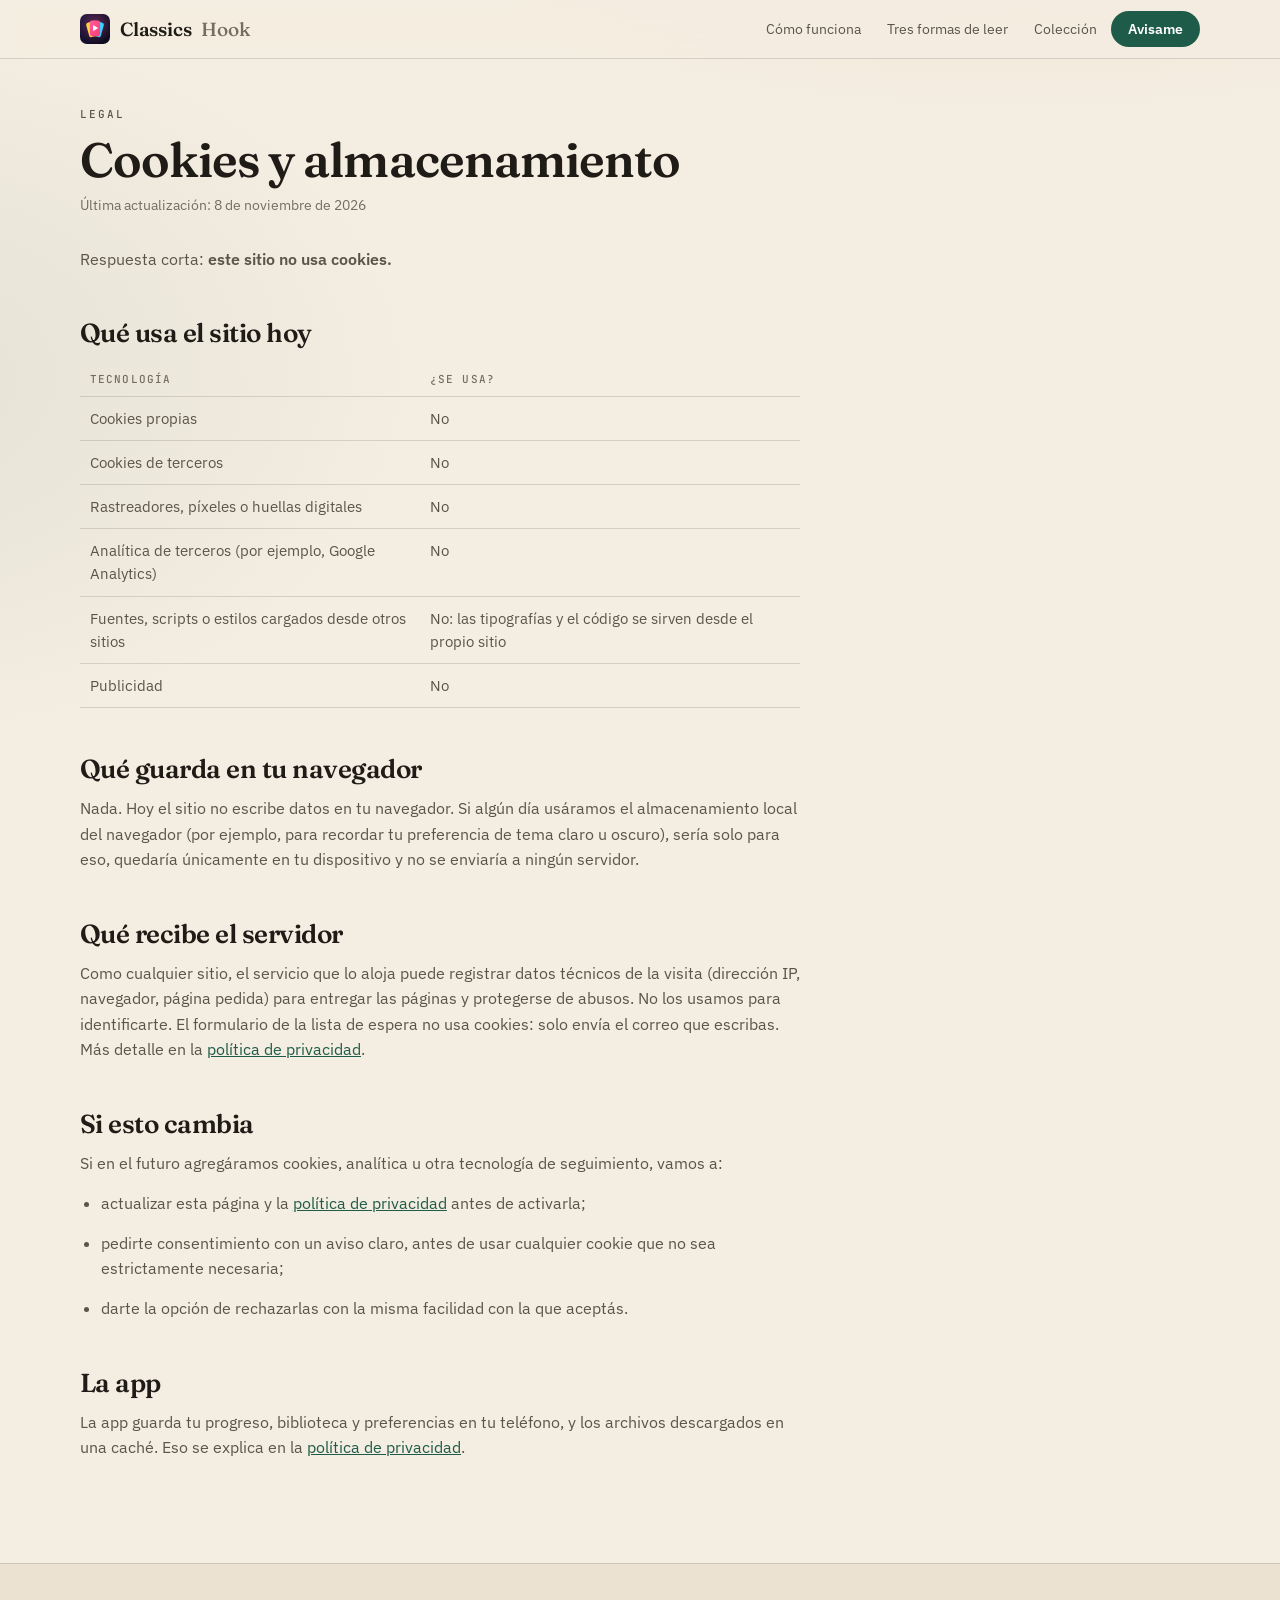
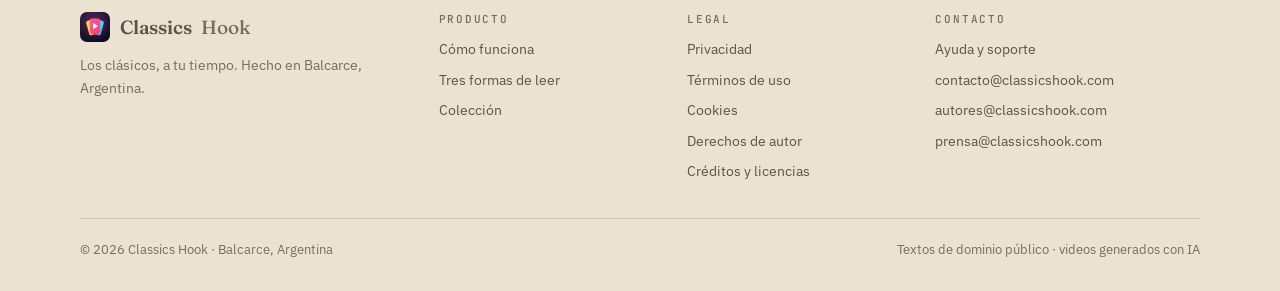
<file: cookies.html>
<!doctype html>
<html lang="es">
<head>
<meta charset="utf-8">
<meta name="viewport" content="width=device-width, initial-scale=1, viewport-fit=cover">
<title>Cookies y almacenamiento · Classics Hook</title>
<meta name="description" content="El sitio de Classics Hook no usa cookies, rastreadores ni analítica de terceros. Qué guarda y qué pasaría si eso cambia.">
<link rel="canonical" href="https://classicshook.com/cookies.html">
<meta name="theme-color" content="#F4EDE1">
<meta name="color-scheme" content="light">
<meta property="og:type" content="website">
<meta property="og:site_name" content="Classics Hook">
<meta property="og:title" content="Cookies y almacenamiento · Classics Hook">
<meta property="og:description" content="El sitio de Classics Hook no usa cookies, rastreadores ni analítica de terceros. Qué guarda y qué pasaría si eso cambia.">
<meta property="og:url" content="https://classicshook.com/cookies.html">
<meta property="og:locale" content="es_AR">
<link rel="icon" href="icono.svg" type="image/svg+xml">
<link rel="apple-touch-icon" href="assets/img/apple-touch-icon.png">
<link rel="manifest" href="manifest.webmanifest">
<link rel="preload" href="assets/fonts/IBMPlexSans_600SemiBold.ttf" as="font" type="font/ttf" crossorigin>
<link rel="stylesheet" href="assets/estilo.css?v=5">
</head>
<body>
<a class="salto" href="#contenido">Saltar al contenido</a>
<div id="progreso" aria-hidden="true"></div>

<header class="nav">
  <div class="envase">
    <a class="marca" href="index.html" aria-label="Classics Hook, inicio"><img src="icono.svg" alt="" width="30" height="30">Classics <span>Hook</span></a>
    <nav aria-label="Principal">
      <a href="index.html#como">Cómo funciona</a><a href="index.html#formas">Tres formas de leer</a><a href="index.html#coleccion">Colección</a>
      <a class="btn chico" href="index.html#avisame">Avisame</a>
    </nav>
  </div>
</header>

<main id="contenido"><section class="legal"><div class="envase"><div class="contenido">
<p class="rotulo">Legal</p>
<h1>Cookies y almacenamiento</h1>
<p class="fecha">Última actualización: 8 de noviembre de 2026</p>


<p>Respuesta corta: <b>este sitio no usa cookies.</b></p>

<h2>Qué usa el sitio hoy</h2>
<table>
<thead><tr><th>Tecnología</th><th>¿Se usa?</th></tr></thead>
<tbody>
<tr><td>Cookies propias</td><td>No</td></tr>
<tr><td>Cookies de terceros</td><td>No</td></tr>
<tr><td>Rastreadores, píxeles o huellas digitales</td><td>No</td></tr>
<tr><td>Analítica de terceros (por ejemplo, Google Analytics)</td><td>No</td></tr>
<tr><td>Fuentes, scripts o estilos cargados desde otros sitios</td><td>No: las tipografías y el código se sirven desde el propio sitio</td></tr>
<tr><td>Publicidad</td><td>No</td></tr>
</tbody></table>

<h2>Qué guarda en tu navegador</h2>
<p>Nada. Hoy el sitio no escribe datos en tu navegador. Si algún día usáramos el almacenamiento local del navegador (por ejemplo, para recordar tu preferencia de tema claro u oscuro), sería solo para eso, quedaría únicamente en tu dispositivo y no se enviaría a ningún servidor.</p>

<h2>Qué recibe el servidor</h2>
<p>Como cualquier sitio, el servicio que lo aloja puede registrar datos técnicos de la visita (dirección IP, navegador, página pedida) para entregar las páginas y protegerse de abusos. No los usamos para identificarte. El formulario de la lista de espera no usa cookies: solo envía el correo que escribas. Más detalle en la <a href="privacidad.html">política de privacidad</a>.</p>

<h2>Si esto cambia</h2>
<p>Si en el futuro agregáramos cookies, analítica u otra tecnología de seguimiento, vamos a:</p>
<ul>
<li>actualizar esta página y la <a href="privacidad.html">política de privacidad</a> antes de activarla;</li>
<li>pedirte consentimiento con un aviso claro, antes de usar cualquier cookie que no sea estrictamente necesaria;</li>
<li>darte la opción de rechazarlas con la misma facilidad con la que aceptás.</li>
</ul>

<h2>La app</h2>
<p>La app guarda tu progreso, biblioteca y preferencias en tu teléfono, y los archivos descargados en una caché. Eso se explica en la <a href="privacidad.html">política de privacidad</a>.</p>

</div></div></section></main>

<footer class="pie">
  <div class="envase">
    <div class="pie-grilla">
      <div><a class="marca" href="index.html"><img src="icono.svg" alt="" width="30" height="30">Classics <span>Hook</span></a><p>Los clásicos, a tu tiempo. Hecho en Balcarce, Argentina.</p></div>
      <div><h4>Producto</h4><ul><li><a href="index.html#como">Cómo funciona</a></li><li><a href="index.html#formas">Tres formas de leer</a></li><li><a href="index.html#coleccion">Colección</a></li></ul></div>
      <div><h4>Legal</h4><ul><li><a href="privacidad.html">Privacidad</a></li><li><a href="terminos.html">Términos de uso</a></li><li><a href="cookies.html">Cookies</a></li><li><a href="derechos-de-autor.html">Derechos de autor</a></li><li><a href="creditos.html">Créditos y licencias</a></li></ul></div>
      <div><h4>Contacto</h4><ul><li><a href="soporte.html">Ayuda y soporte</a></li><li><a href="mailto:contacto@classicshook.com">contacto@classicshook.com</a></li><li><a href="mailto:autores@classicshook.com">autores@classicshook.com</a></li><li><a href="mailto:prensa@classicshook.com">prensa@classicshook.com</a></li></ul></div>
    </div>
    <div class="bajo"><span>© 2026 Classics Hook · Balcarce, Argentina</span><span>Textos de dominio público · videos generados con IA</span></div>
  </div>
</footer>
</body>
</html>
</file>
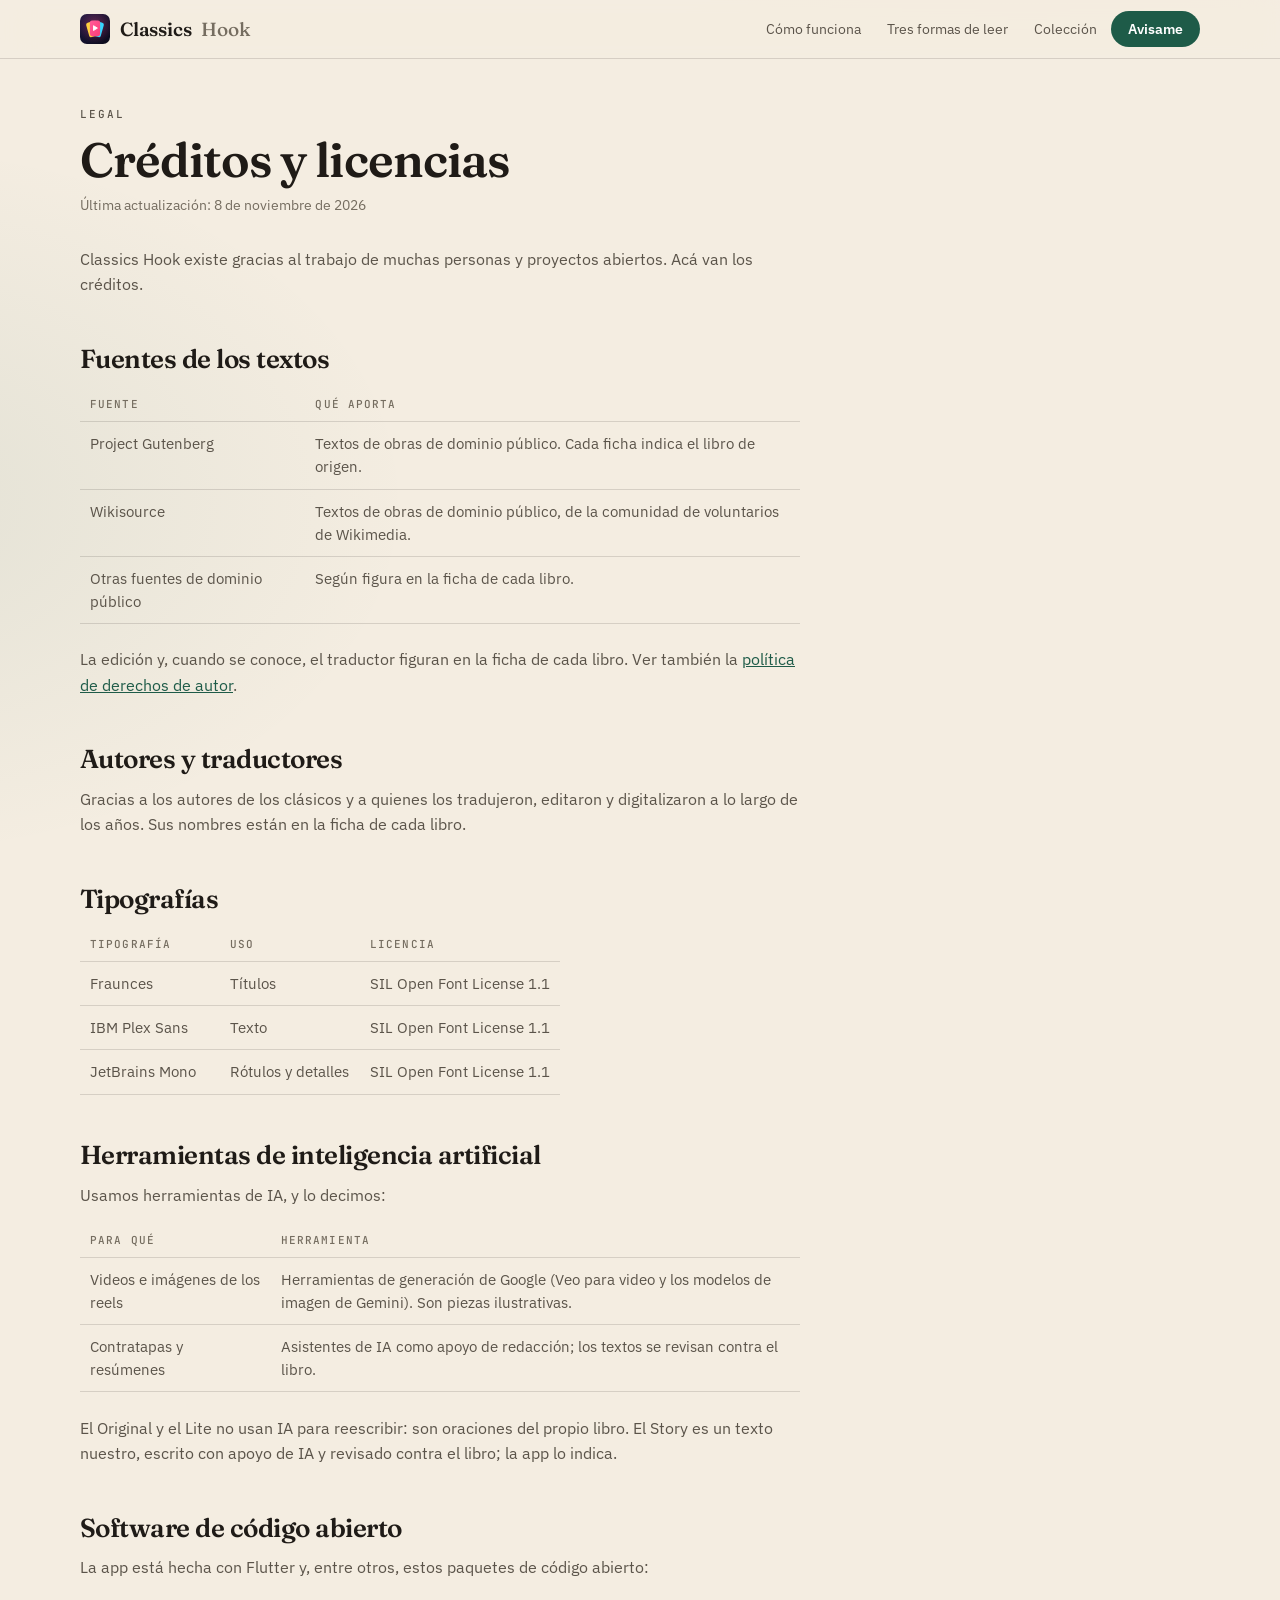
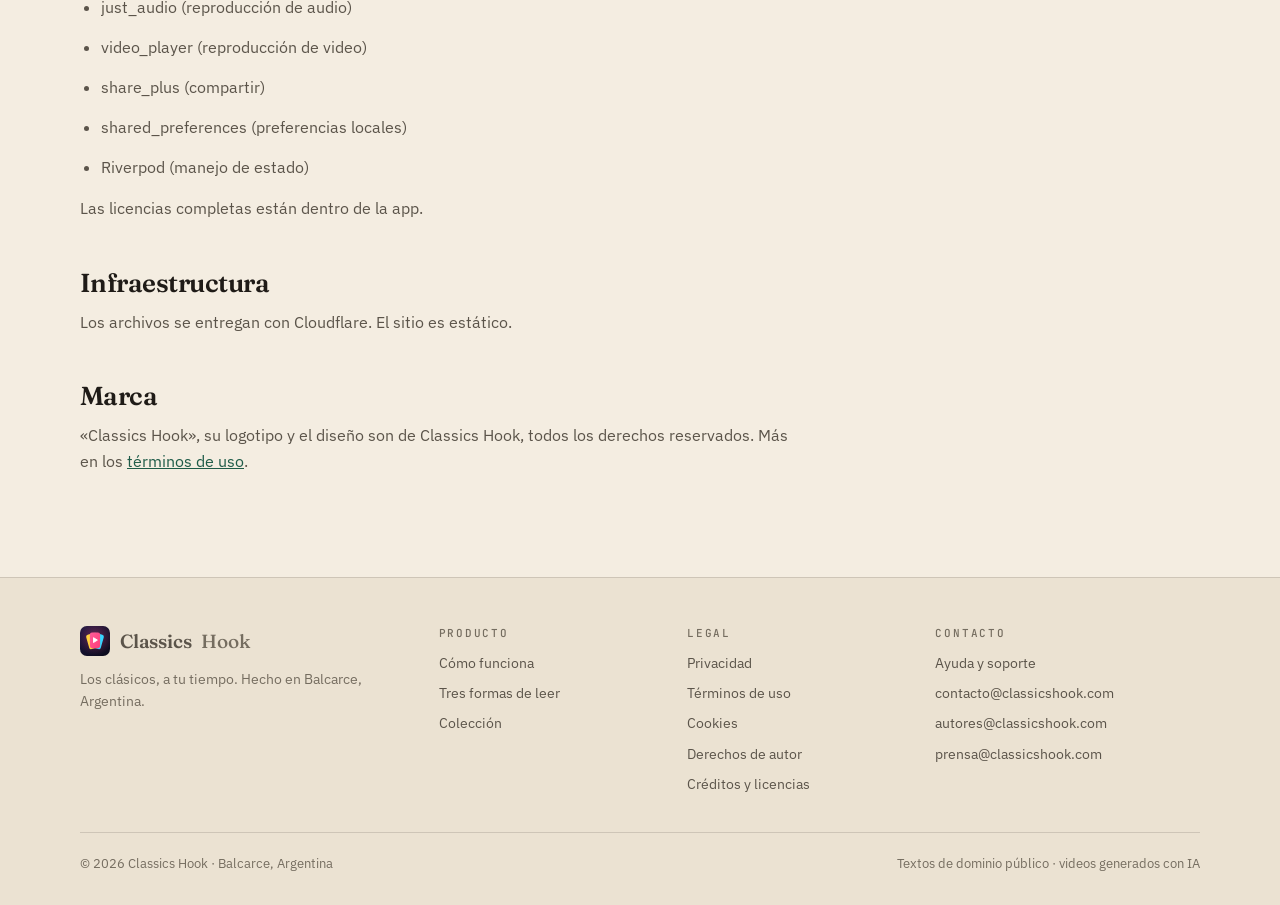
<file: creditos.html>
<!doctype html>
<html lang="es">
<head>
<meta charset="utf-8">
<meta name="viewport" content="width=device-width, initial-scale=1, viewport-fit=cover">
<title>Créditos y licencias · Classics Hook</title>
<meta name="description" content="Fuentes de los textos, tipografías, herramientas de IA y software de código abierto que hacen posible Classics Hook.">
<link rel="canonical" href="https://classicshook.com/creditos.html">
<meta name="theme-color" content="#F4EDE1">
<meta name="color-scheme" content="light">
<meta property="og:type" content="website">
<meta property="og:site_name" content="Classics Hook">
<meta property="og:title" content="Créditos y licencias · Classics Hook">
<meta property="og:description" content="Fuentes de los textos, tipografías, herramientas de IA y software de código abierto que hacen posible Classics Hook.">
<meta property="og:url" content="https://classicshook.com/creditos.html">
<meta property="og:locale" content="es_AR">
<link rel="icon" href="icono.svg" type="image/svg+xml">
<link rel="apple-touch-icon" href="assets/img/apple-touch-icon.png">
<link rel="manifest" href="manifest.webmanifest">
<link rel="preload" href="assets/fonts/IBMPlexSans_600SemiBold.ttf" as="font" type="font/ttf" crossorigin>
<link rel="stylesheet" href="assets/estilo.css?v=5">
</head>
<body>
<a class="salto" href="#contenido">Saltar al contenido</a>
<div id="progreso" aria-hidden="true"></div>

<header class="nav">
  <div class="envase">
    <a class="marca" href="index.html" aria-label="Classics Hook, inicio"><img src="icono.svg" alt="" width="30" height="30">Classics <span>Hook</span></a>
    <nav aria-label="Principal">
      <a href="index.html#como">Cómo funciona</a><a href="index.html#formas">Tres formas de leer</a><a href="index.html#coleccion">Colección</a>
      <a class="btn chico" href="index.html#avisame">Avisame</a>
    </nav>
  </div>
</header>

<main id="contenido"><section class="legal"><div class="envase"><div class="contenido">
<p class="rotulo">Legal</p>
<h1>Créditos y licencias</h1>
<p class="fecha">Última actualización: 8 de noviembre de 2026</p>


<p>Classics Hook existe gracias al trabajo de muchas personas y proyectos abiertos. Acá van los créditos.</p>

<h2>Fuentes de los textos</h2>
<table>
<thead><tr><th>Fuente</th><th>Qué aporta</th></tr></thead>
<tbody>
<tr><td>Project Gutenberg</td><td>Textos de obras de dominio público. Cada ficha indica el libro de origen.</td></tr>
<tr><td>Wikisource</td><td>Textos de obras de dominio público, de la comunidad de voluntarios de Wikimedia.</td></tr>
<tr><td>Otras fuentes de dominio público</td><td>Según figura en la ficha de cada libro.</td></tr>
</tbody></table>
<p>La edición y, cuando se conoce, el traductor figuran en la ficha de cada libro. Ver también la <a href="derechos-de-autor.html">política de derechos de autor</a>.</p>

<h2>Autores y traductores</h2>
<p>Gracias a los autores de los clásicos y a quienes los tradujeron, editaron y digitalizaron a lo largo de los años. Sus nombres están en la ficha de cada libro.</p>

<h2>Tipografías</h2>
<table>
<thead><tr><th>Tipografía</th><th>Uso</th><th>Licencia</th></tr></thead>
<tbody>
<tr><td>Fraunces</td><td>Títulos</td><td>SIL Open Font License 1.1</td></tr>
<tr><td>IBM Plex Sans</td><td>Texto</td><td>SIL Open Font License 1.1</td></tr>
<tr><td>JetBrains Mono</td><td>Rótulos y detalles</td><td>SIL Open Font License 1.1</td></tr>
</tbody></table>

<h2>Herramientas de inteligencia artificial</h2>
<p>Usamos herramientas de IA, y lo decimos:</p>
<table>
<thead><tr><th>Para qué</th><th>Herramienta</th></tr></thead>
<tbody>
<tr><td>Videos e imágenes de los reels</td><td>Herramientas de generación de Google (Veo para video y los modelos de imagen de Gemini). Son piezas ilustrativas.</td></tr>
<tr><td>Contratapas y resúmenes</td><td>Asistentes de IA como apoyo de redacción; los textos se revisan contra el libro.</td></tr>
</tbody></table>
<p>El Original y el Lite no usan IA para reescribir: son oraciones del propio libro. El Story es un texto nuestro, escrito con apoyo de IA y revisado contra el libro; la app lo indica.</p>

<h2>Software de código abierto</h2>
<p>La app está hecha con Flutter y, entre otros, estos paquetes de código abierto:</p>
<ul>
<li>just_audio (reproducción de audio)</li>
<li>video_player (reproducción de video)</li>
<li>share_plus (compartir)</li>
<li>shared_preferences (preferencias locales)</li>
<li>Riverpod (manejo de estado)</li>
</ul>
<p>Las licencias completas están dentro de la app.</p>

<h2>Infraestructura</h2>
<p>Los archivos se entregan con Cloudflare. El sitio es estático.</p>

<h2>Marca</h2>
<p>«Classics Hook», su logotipo y el diseño son de Classics Hook, todos los derechos reservados. Más en los <a href="terminos.html">términos de uso</a>.</p>

</div></div></section></main>

<footer class="pie">
  <div class="envase">
    <div class="pie-grilla">
      <div><a class="marca" href="index.html"><img src="icono.svg" alt="" width="30" height="30">Classics <span>Hook</span></a><p>Los clásicos, a tu tiempo. Hecho en Balcarce, Argentina.</p></div>
      <div><h4>Producto</h4><ul><li><a href="index.html#como">Cómo funciona</a></li><li><a href="index.html#formas">Tres formas de leer</a></li><li><a href="index.html#coleccion">Colección</a></li></ul></div>
      <div><h4>Legal</h4><ul><li><a href="privacidad.html">Privacidad</a></li><li><a href="terminos.html">Términos de uso</a></li><li><a href="cookies.html">Cookies</a></li><li><a href="derechos-de-autor.html">Derechos de autor</a></li><li><a href="creditos.html">Créditos y licencias</a></li></ul></div>
      <div><h4>Contacto</h4><ul><li><a href="soporte.html">Ayuda y soporte</a></li><li><a href="mailto:contacto@classicshook.com">contacto@classicshook.com</a></li><li><a href="mailto:autores@classicshook.com">autores@classicshook.com</a></li><li><a href="mailto:prensa@classicshook.com">prensa@classicshook.com</a></li></ul></div>
    </div>
    <div class="bajo"><span>© 2026 Classics Hook · Balcarce, Argentina</span><span>Textos de dominio público · videos generados con IA</span></div>
  </div>
</footer>
</body>
</html>
</file>
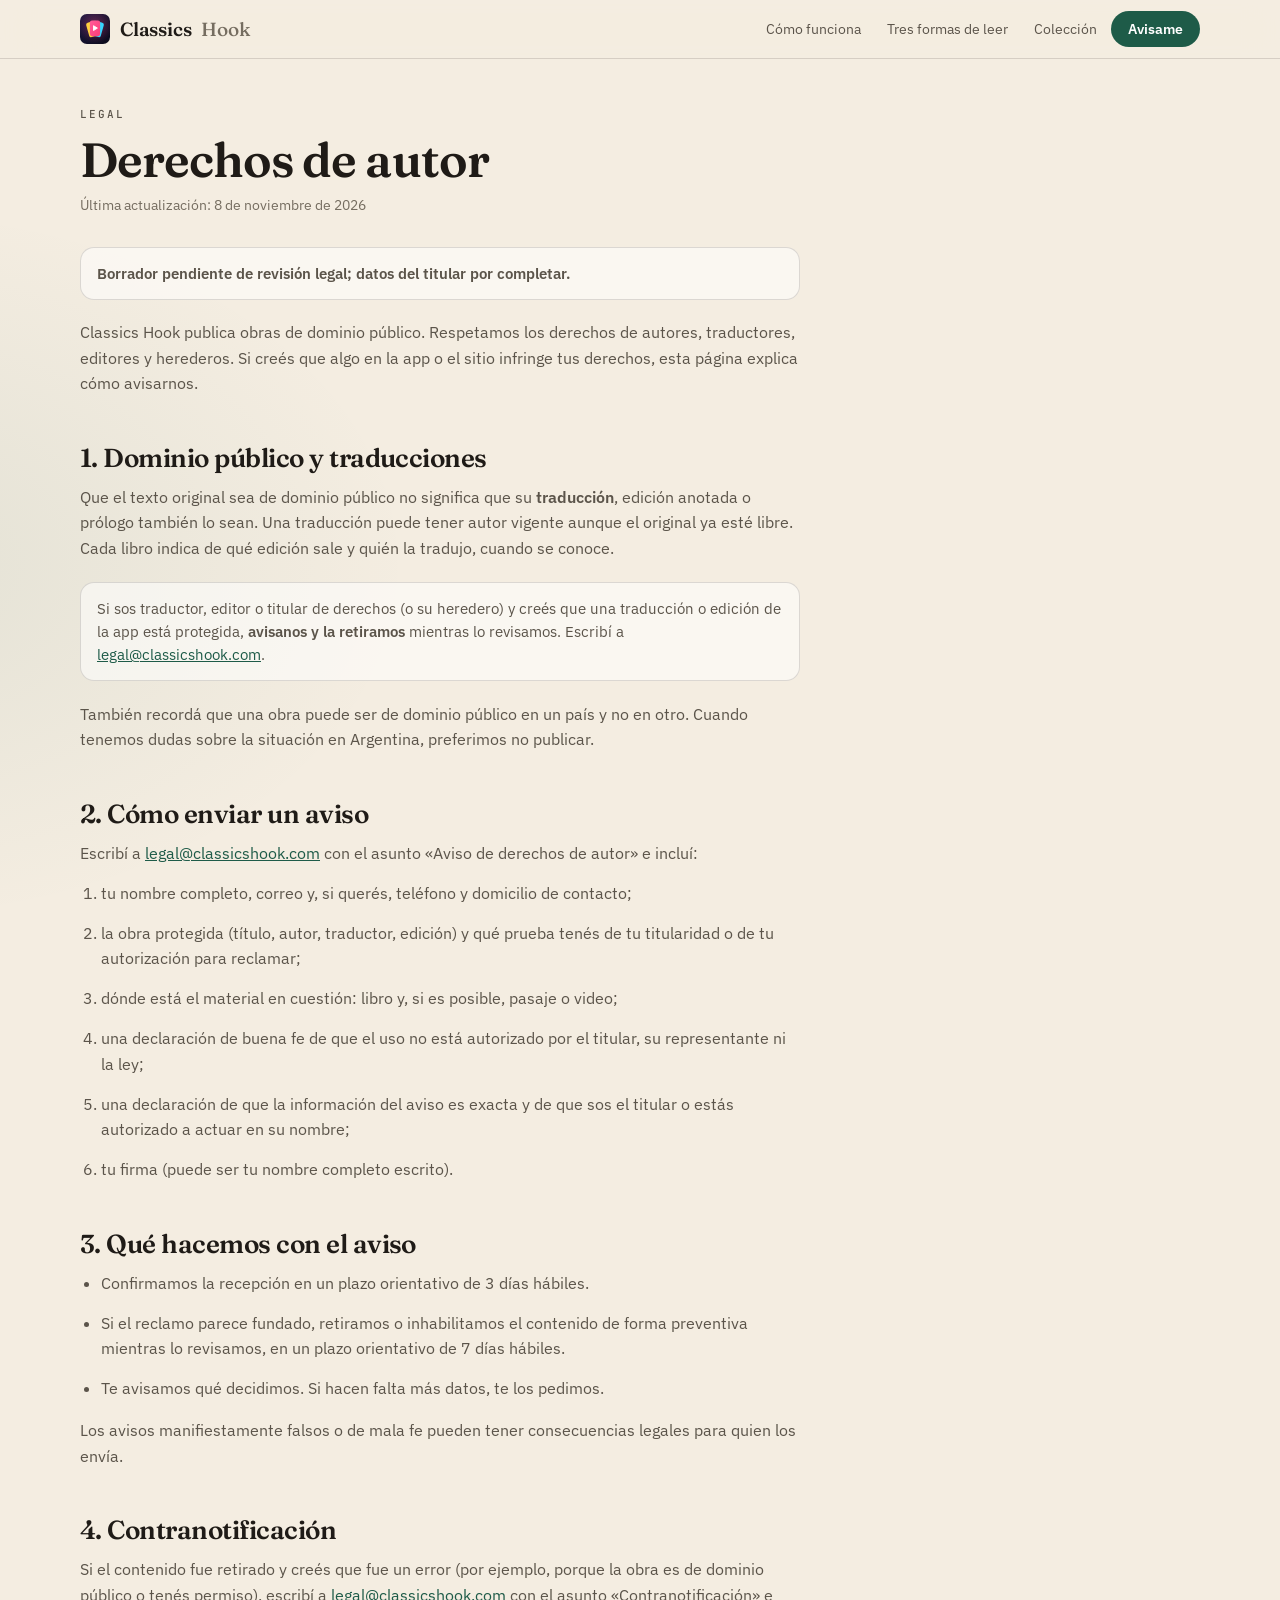
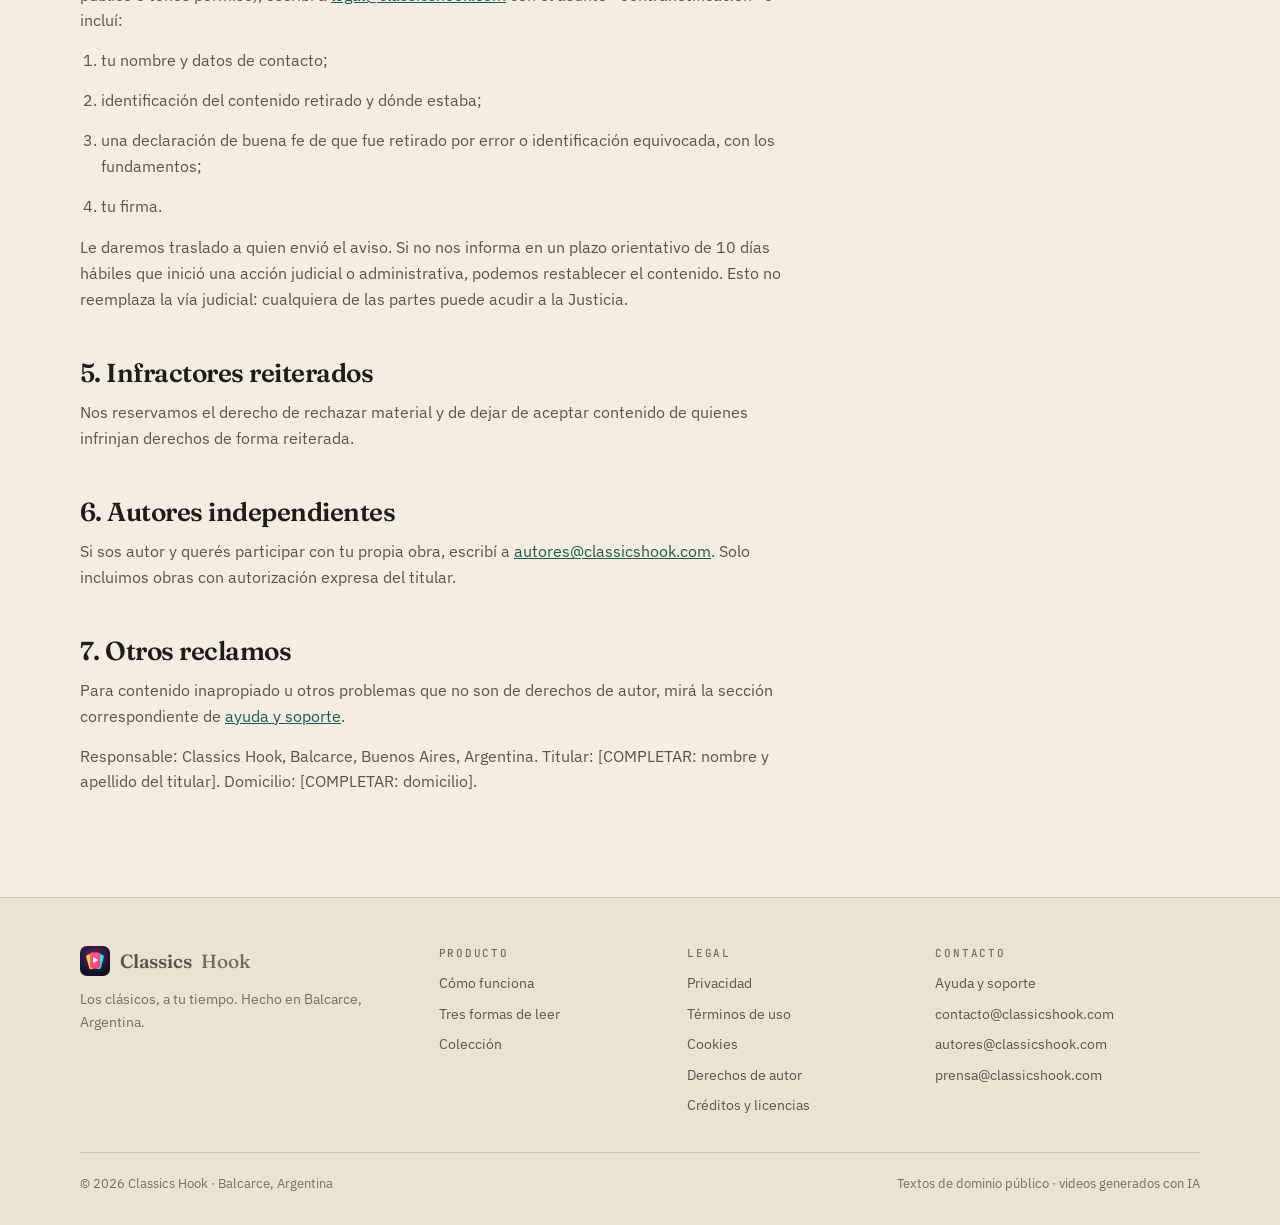
<file: derechos-de-autor.html>
<!doctype html>
<html lang="es">
<head>
<meta charset="utf-8">
<meta name="viewport" content="width=device-width, initial-scale=1, viewport-fit=cover">
<title>Derechos de autor · Classics Hook</title>
<meta name="description" content="Cómo avisarnos de una posible infracción de derechos de autor en Classics Hook, qué datos incluir, plazos y contranotificación.">
<link rel="canonical" href="https://classicshook.com/derechos-de-autor.html">
<meta name="theme-color" content="#F4EDE1">
<meta name="color-scheme" content="light">
<meta property="og:type" content="website">
<meta property="og:site_name" content="Classics Hook">
<meta property="og:title" content="Derechos de autor · Classics Hook">
<meta property="og:description" content="Cómo avisarnos de una posible infracción de derechos de autor en Classics Hook, qué datos incluir, plazos y contranotificación.">
<meta property="og:url" content="https://classicshook.com/derechos-de-autor.html">
<meta property="og:locale" content="es_AR">
<link rel="icon" href="icono.svg" type="image/svg+xml">
<link rel="apple-touch-icon" href="assets/img/apple-touch-icon.png">
<link rel="manifest" href="manifest.webmanifest">
<link rel="preload" href="assets/fonts/IBMPlexSans_600SemiBold.ttf" as="font" type="font/ttf" crossorigin>
<link rel="stylesheet" href="assets/estilo.css?v=5">
</head>
<body>
<a class="salto" href="#contenido">Saltar al contenido</a>
<div id="progreso" aria-hidden="true"></div>

<header class="nav">
  <div class="envase">
    <a class="marca" href="index.html" aria-label="Classics Hook, inicio"><img src="icono.svg" alt="" width="30" height="30">Classics <span>Hook</span></a>
    <nav aria-label="Principal">
      <a href="index.html#como">Cómo funciona</a><a href="index.html#formas">Tres formas de leer</a><a href="index.html#coleccion">Colección</a>
      <a class="btn chico" href="index.html#avisame">Avisame</a>
    </nav>
  </div>
</header>

<main id="contenido"><section class="legal"><div class="envase"><div class="contenido">
<p class="rotulo">Legal</p>
<h1>Derechos de autor</h1>
<p class="fecha">Última actualización: 8 de noviembre de 2026</p>
<div class="aviso"><b>Borrador pendiente de revisión legal; datos del titular por completar.</b></div>

<p>Classics Hook publica obras de dominio público. Respetamos los derechos de autores, traductores, editores y herederos. Si creés que algo en la app o el sitio infringe tus derechos, esta página explica cómo avisarnos.</p>

<h2>1. Dominio público y traducciones</h2>
<p>Que el texto original sea de dominio público no significa que su <b>traducción</b>, edición anotada o prólogo también lo sean. Una traducción puede tener autor vigente aunque el original ya esté libre. Cada libro indica de qué edición sale y quién la tradujo, cuando se conoce.</p>
<div class="aviso">Si sos traductor, editor o titular de derechos (o su heredero) y creés que una traducción o edición de la app está protegida, <b>avisanos y la retiramos</b> mientras lo revisamos. Escribí a <a href="mailto:legal@classicshook.com">legal@classicshook.com</a>.</div>
<p>También recordá que una obra puede ser de dominio público en un país y no en otro. Cuando tenemos dudas sobre la situación en Argentina, preferimos no publicar.</p>

<h2>2. Cómo enviar un aviso</h2>
<p>Escribí a <a href="mailto:legal@classicshook.com">legal@classicshook.com</a> con el asunto «Aviso de derechos de autor» e incluí:</p>
<ol>
<li>tu nombre completo, correo y, si querés, teléfono y domicilio de contacto;</li>
<li>la obra protegida (título, autor, traductor, edición) y qué prueba tenés de tu titularidad o de tu autorización para reclamar;</li>
<li>dónde está el material en cuestión: libro y, si es posible, pasaje o video;</li>
<li>una declaración de buena fe de que el uso no está autorizado por el titular, su representante ni la ley;</li>
<li>una declaración de que la información del aviso es exacta y de que sos el titular o estás autorizado a actuar en su nombre;</li>
<li>tu firma (puede ser tu nombre completo escrito).</li>
</ol>

<h2>3. Qué hacemos con el aviso</h2>
<ul>
<li>Confirmamos la recepción en un plazo orientativo de 3 días hábiles.</li>
<li>Si el reclamo parece fundado, retiramos o inhabilitamos el contenido de forma preventiva mientras lo revisamos, en un plazo orientativo de 7 días hábiles.</li>
<li>Te avisamos qué decidimos. Si hacen falta más datos, te los pedimos.</li>
</ul>
<p>Los avisos manifiestamente falsos o de mala fe pueden tener consecuencias legales para quien los envía.</p>

<h2>4. Contranotificación</h2>
<p>Si el contenido fue retirado y creés que fue un error (por ejemplo, porque la obra es de dominio público o tenés permiso), escribí a <a href="mailto:legal@classicshook.com">legal@classicshook.com</a> con el asunto «Contranotificación» e incluí:</p>
<ol>
<li>tu nombre y datos de contacto;</li>
<li>identificación del contenido retirado y dónde estaba;</li>
<li>una declaración de buena fe de que fue retirado por error o identificación equivocada, con los fundamentos;</li>
<li>tu firma.</li>
</ol>
<p>Le daremos traslado a quien envió el aviso. Si no nos informa en un plazo orientativo de 10 días hábiles que inició una acción judicial o administrativa, podemos restablecer el contenido. Esto no reemplaza la vía judicial: cualquiera de las partes puede acudir a la Justicia.</p>

<h2>5. Infractores reiterados</h2>
<p>Nos reservamos el derecho de rechazar material y de dejar de aceptar contenido de quienes infrinjan derechos de forma reiterada.</p>

<h2>6. Autores independientes</h2>
<p>Si sos autor y querés participar con tu propia obra, escribí a <a href="mailto:autores@classicshook.com">autores@classicshook.com</a>. Solo incluimos obras con autorización expresa del titular.</p>

<h2>7. Otros reclamos</h2>
<p>Para contenido inapropiado u otros problemas que no son de derechos de autor, mirá la sección correspondiente de <a href="soporte.html">ayuda y soporte</a>.</p>
<p>Responsable: Classics Hook, Balcarce, Buenos Aires, Argentina. Titular: [COMPLETAR: nombre y apellido del titular]. Domicilio: [COMPLETAR: domicilio].</p>

</div></div></section></main>

<footer class="pie">
  <div class="envase">
    <div class="pie-grilla">
      <div><a class="marca" href="index.html"><img src="icono.svg" alt="" width="30" height="30">Classics <span>Hook</span></a><p>Los clásicos, a tu tiempo. Hecho en Balcarce, Argentina.</p></div>
      <div><h4>Producto</h4><ul><li><a href="index.html#como">Cómo funciona</a></li><li><a href="index.html#formas">Tres formas de leer</a></li><li><a href="index.html#coleccion">Colección</a></li></ul></div>
      <div><h4>Legal</h4><ul><li><a href="privacidad.html">Privacidad</a></li><li><a href="terminos.html">Términos de uso</a></li><li><a href="cookies.html">Cookies</a></li><li><a href="derechos-de-autor.html">Derechos de autor</a></li><li><a href="creditos.html">Créditos y licencias</a></li></ul></div>
      <div><h4>Contacto</h4><ul><li><a href="soporte.html">Ayuda y soporte</a></li><li><a href="mailto:contacto@classicshook.com">contacto@classicshook.com</a></li><li><a href="mailto:autores@classicshook.com">autores@classicshook.com</a></li><li><a href="mailto:prensa@classicshook.com">prensa@classicshook.com</a></li></ul></div>
    </div>
    <div class="bajo"><span>© 2026 Classics Hook · Balcarce, Argentina</span><span>Textos de dominio público · videos generados con IA</span></div>
  </div>
</footer>
</body>
</html>
</file>
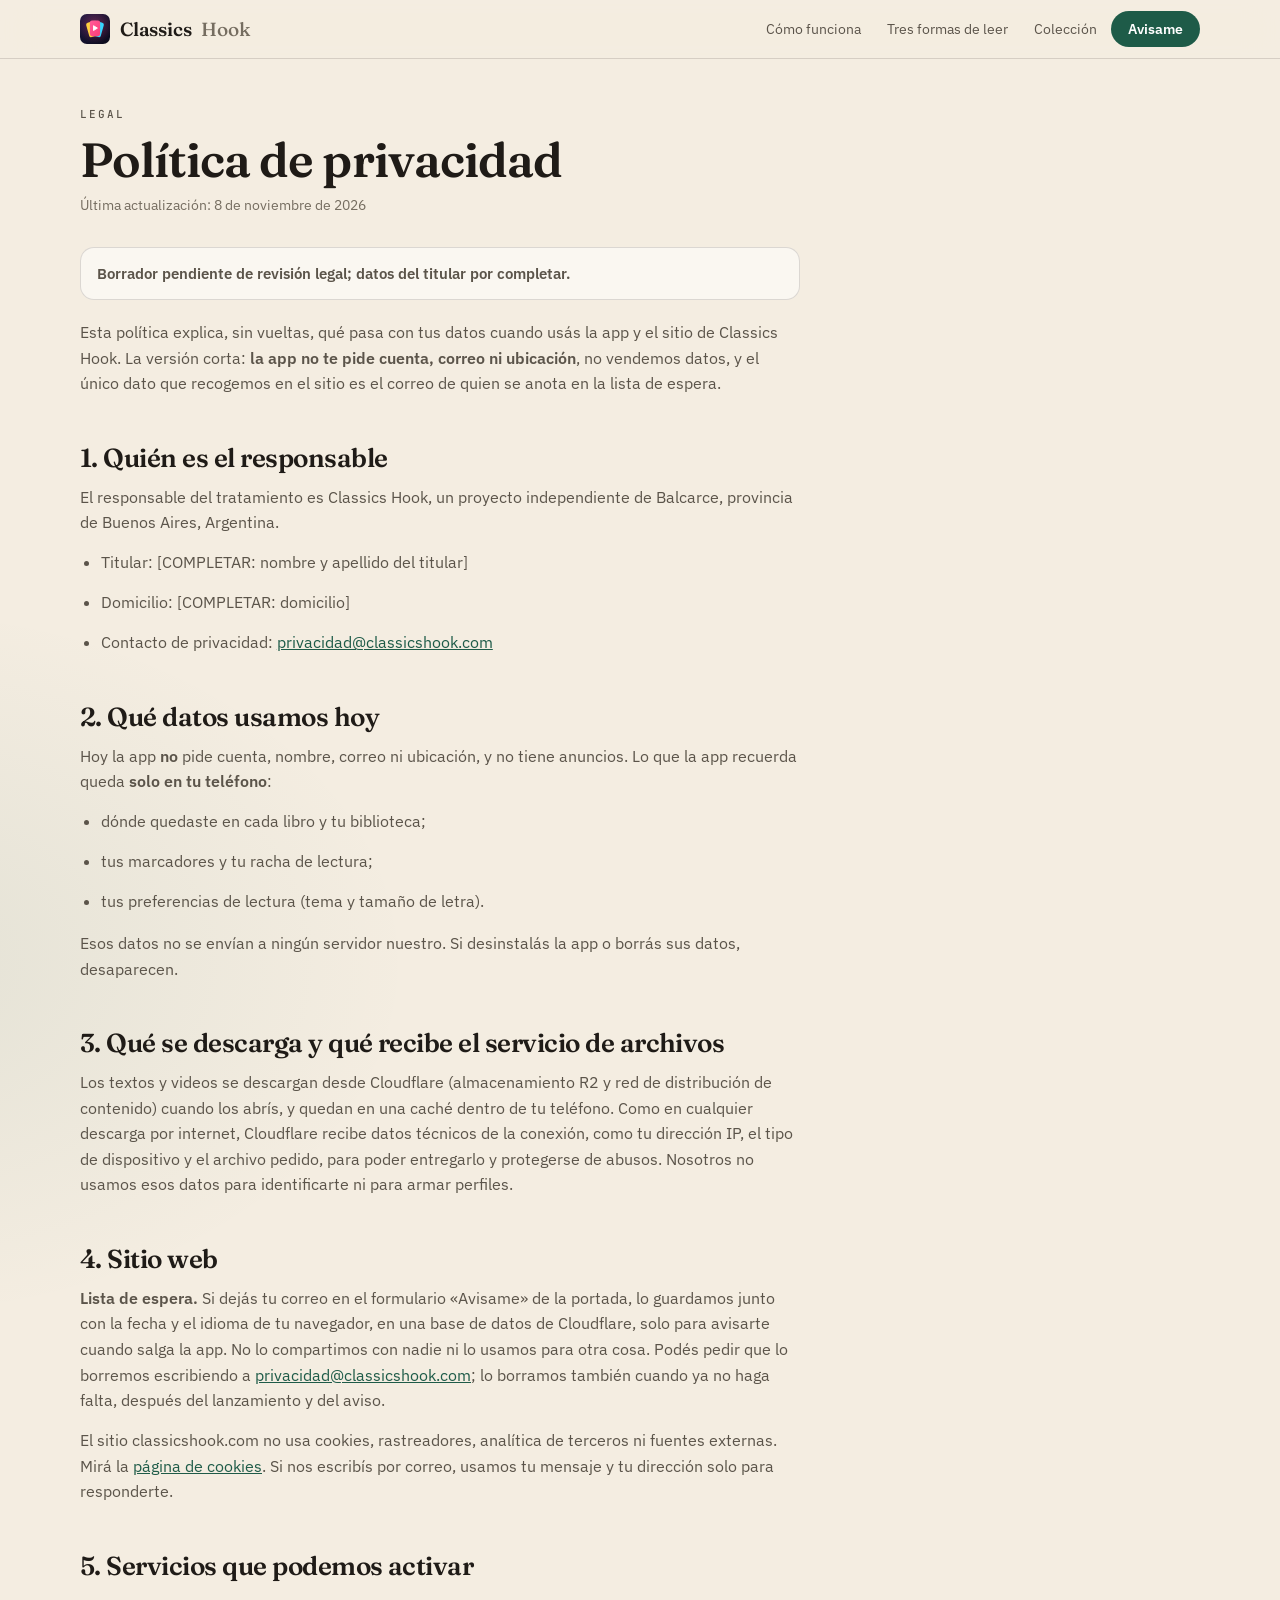
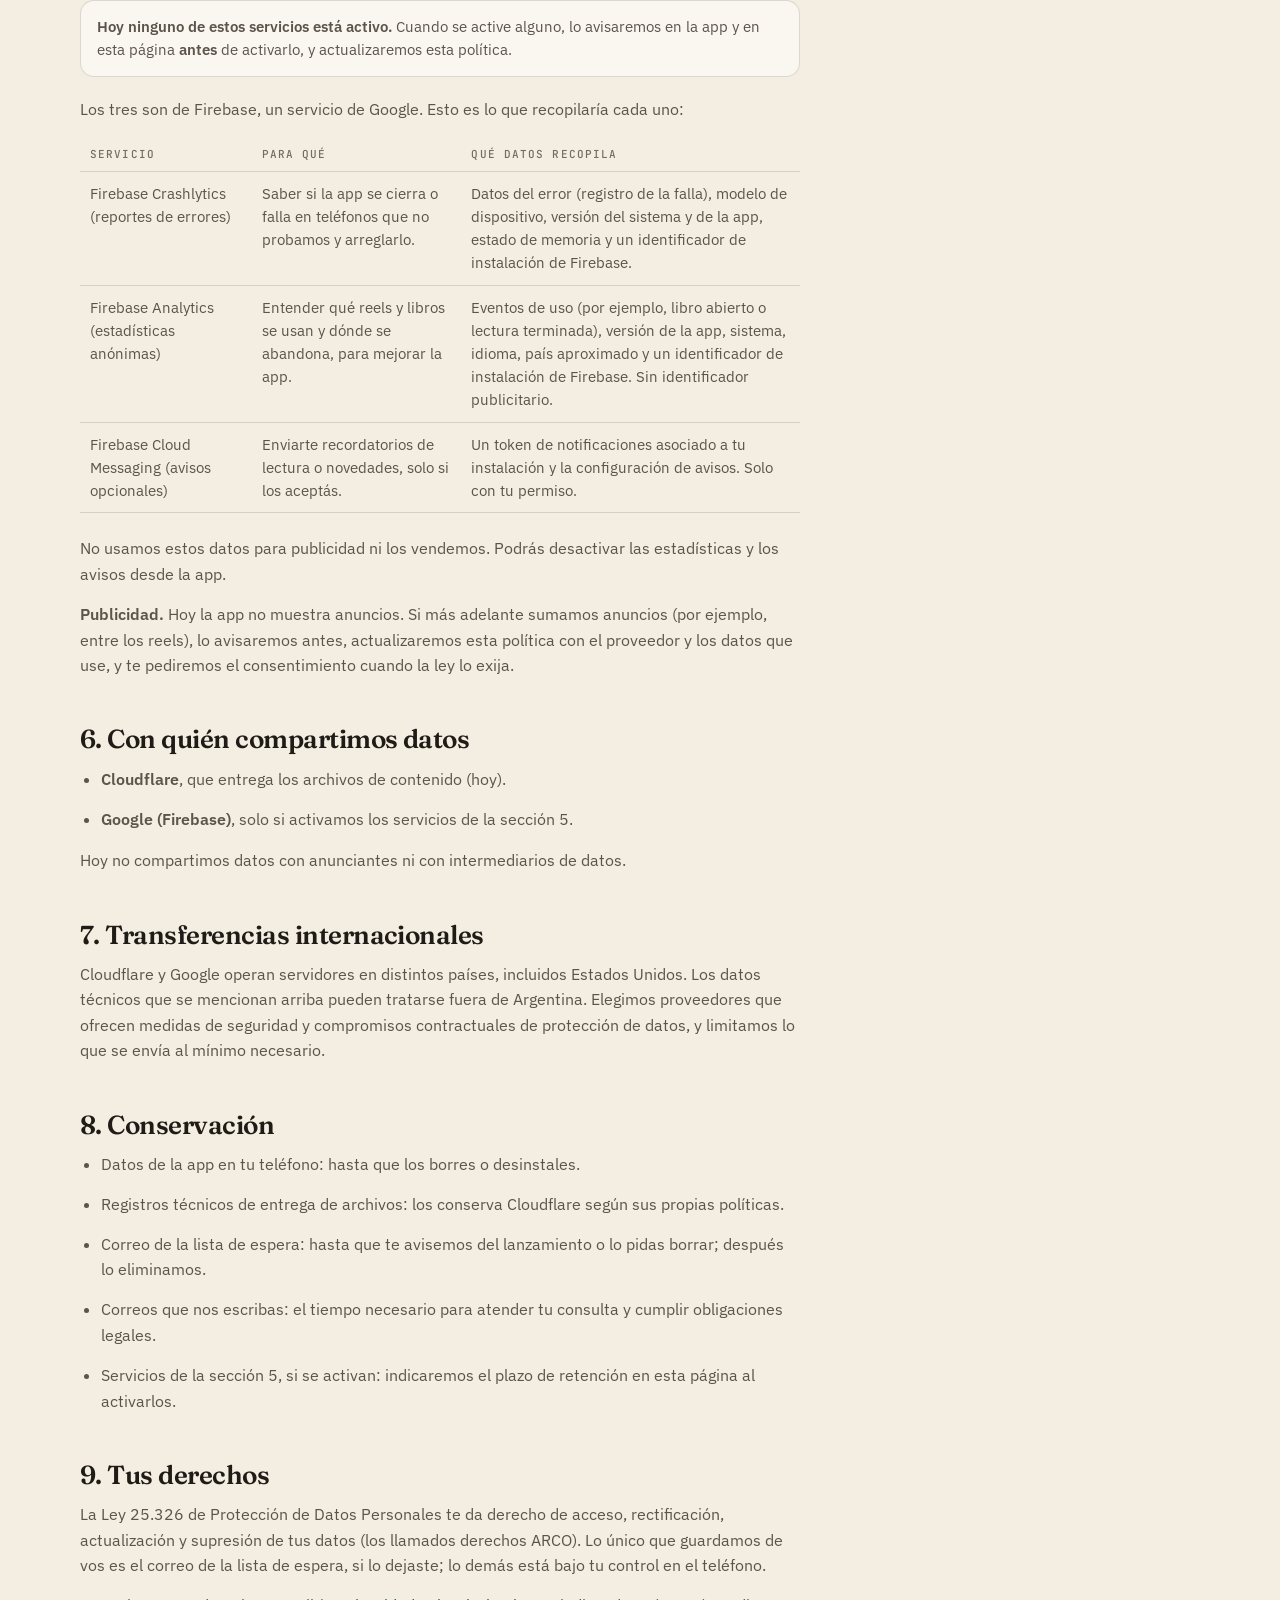
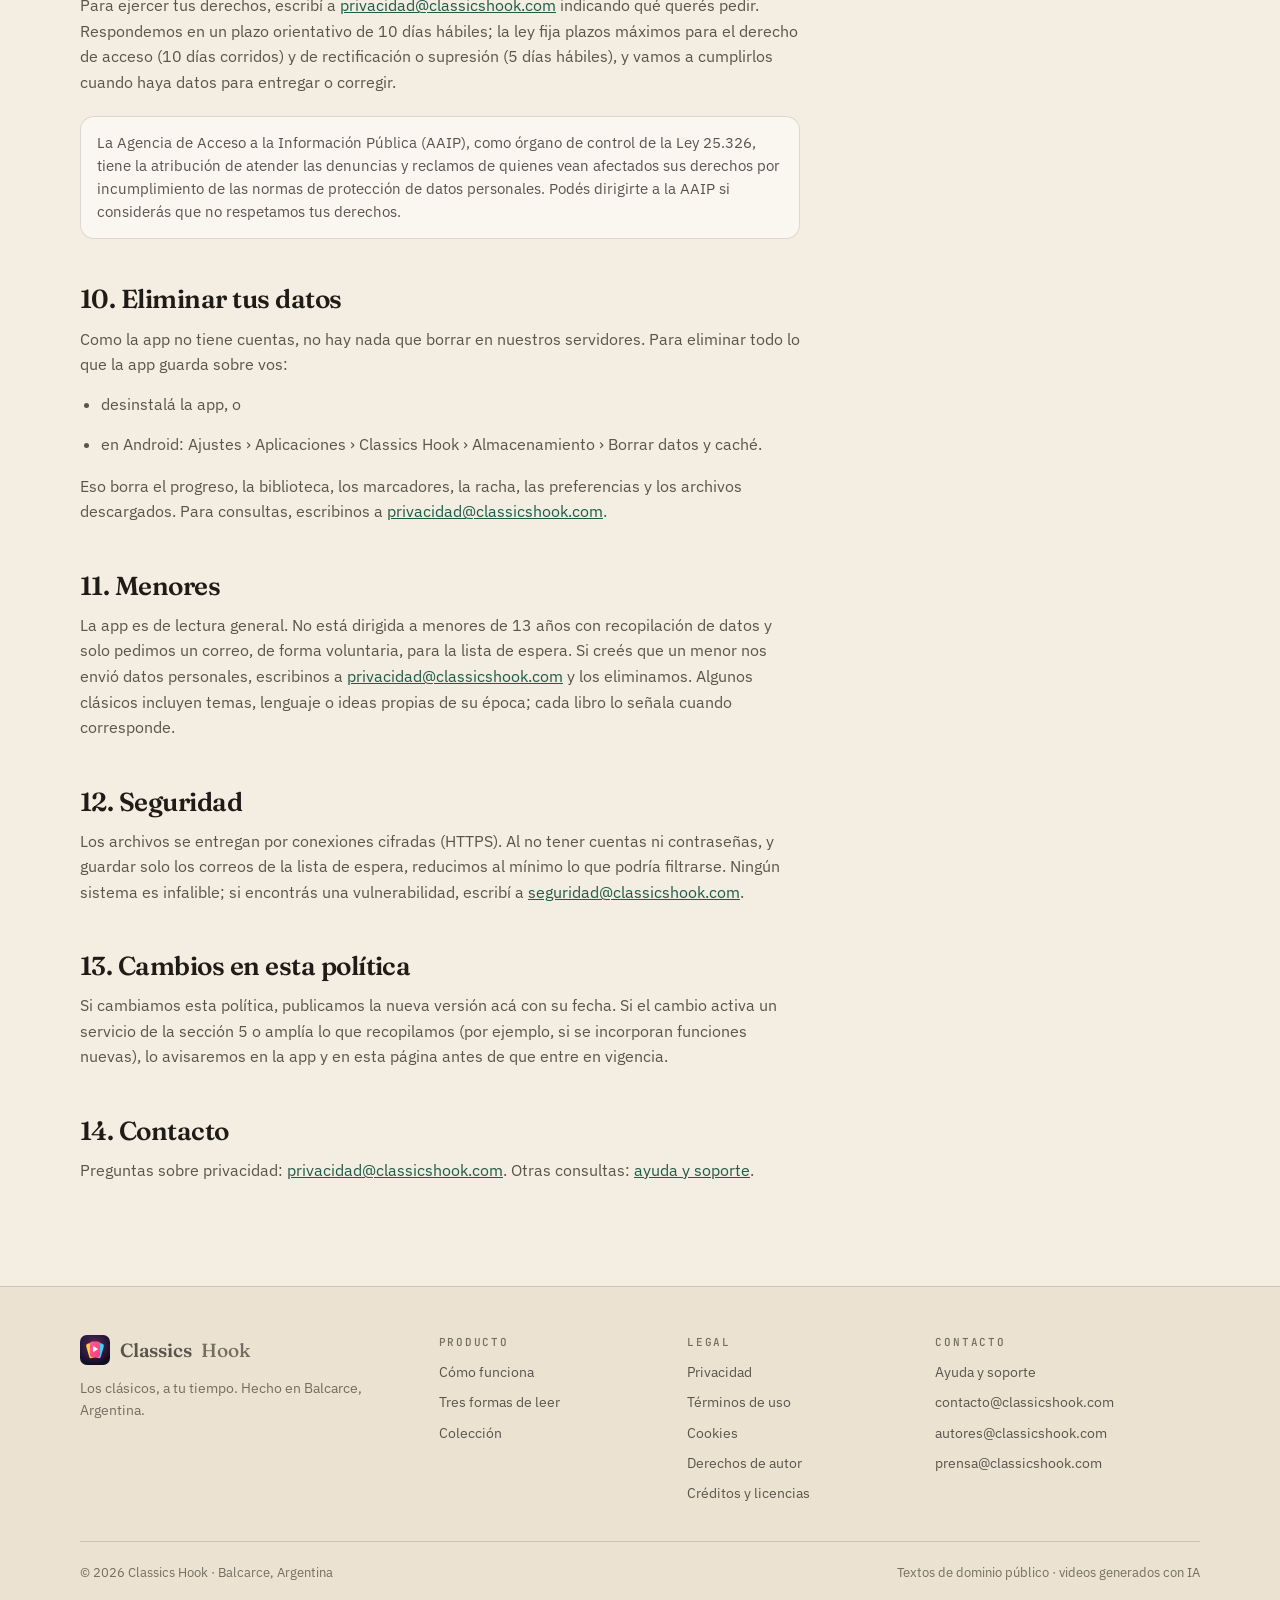
<file: privacidad.html>
<!doctype html>
<html lang="es">
<head>
<meta charset="utf-8">
<meta name="viewport" content="width=device-width, initial-scale=1, viewport-fit=cover">
<title>Política de privacidad · Classics Hook</title>
<meta name="description" content="Qué datos usa Classics Hook, qué se guarda en tu teléfono, qué servicios podemos activar y cómo ejercer tus derechos.">
<link rel="canonical" href="https://classicshook.com/privacidad.html">
<meta name="theme-color" content="#F4EDE1">
<meta name="color-scheme" content="light">
<meta property="og:type" content="website">
<meta property="og:site_name" content="Classics Hook">
<meta property="og:title" content="Política de privacidad · Classics Hook">
<meta property="og:description" content="Qué datos usa Classics Hook, qué se guarda en tu teléfono, qué servicios podemos activar y cómo ejercer tus derechos.">
<meta property="og:url" content="https://classicshook.com/privacidad.html">
<meta property="og:locale" content="es_AR">
<link rel="icon" href="icono.svg" type="image/svg+xml">
<link rel="apple-touch-icon" href="assets/img/apple-touch-icon.png">
<link rel="manifest" href="manifest.webmanifest">
<link rel="preload" href="assets/fonts/IBMPlexSans_600SemiBold.ttf" as="font" type="font/ttf" crossorigin>
<link rel="stylesheet" href="assets/estilo.css?v=5">
</head>
<body>
<a class="salto" href="#contenido">Saltar al contenido</a>
<div id="progreso" aria-hidden="true"></div>

<header class="nav">
  <div class="envase">
    <a class="marca" href="index.html" aria-label="Classics Hook, inicio"><img src="icono.svg" alt="" width="30" height="30">Classics <span>Hook</span></a>
    <nav aria-label="Principal">
      <a href="index.html#como">Cómo funciona</a><a href="index.html#formas">Tres formas de leer</a><a href="index.html#coleccion">Colección</a>
      <a class="btn chico" href="index.html#avisame">Avisame</a>
    </nav>
  </div>
</header>

<main id="contenido"><section class="legal"><div class="envase"><div class="contenido">
<p class="rotulo">Legal</p>
<h1>Política de privacidad</h1>
<p class="fecha">Última actualización: 8 de noviembre de 2026</p>
<div class="aviso"><b>Borrador pendiente de revisión legal; datos del titular por completar.</b></div>

<p>Esta política explica, sin vueltas, qué pasa con tus datos cuando usás la app y el sitio de Classics Hook. La versión corta: <b>la app no te pide cuenta, correo ni ubicación</b>, no vendemos datos, y el único dato que recogemos en el sitio es el correo de quien se anota en la lista de espera.</p>

<h2>1. Quién es el responsable</h2>
<p>El responsable del tratamiento es Classics Hook, un proyecto independiente de Balcarce, provincia de Buenos Aires, Argentina.</p>
<ul>
<li>Titular: [COMPLETAR: nombre y apellido del titular]</li>
<li>Domicilio: [COMPLETAR: domicilio]</li>
<li>Contacto de privacidad: <a href="mailto:privacidad@classicshook.com">privacidad@classicshook.com</a></li>
</ul>

<h2>2. Qué datos usamos hoy</h2>
<p>Hoy la app <b>no</b> pide cuenta, nombre, correo ni ubicación, y no tiene anuncios. Lo que la app recuerda queda <b>solo en tu teléfono</b>:</p>
<ul>
<li>dónde quedaste en cada libro y tu biblioteca;</li>
<li>tus marcadores y tu racha de lectura;</li>
<li>tus preferencias de lectura (tema y tamaño de letra).</li>
</ul>
<p>Esos datos no se envían a ningún servidor nuestro. Si desinstalás la app o borrás sus datos, desaparecen.</p>

<h2>3. Qué se descarga y qué recibe el servicio de archivos</h2>
<p>Los textos y videos se descargan desde Cloudflare (almacenamiento R2 y red de distribución de contenido) cuando los abrís, y quedan en una caché dentro de tu teléfono. Como en cualquier descarga por internet, Cloudflare recibe datos técnicos de la conexión, como tu dirección IP, el tipo de dispositivo y el archivo pedido, para poder entregarlo y protegerse de abusos. Nosotros no usamos esos datos para identificarte ni para armar perfiles.</p>

<h2>4. Sitio web</h2>
<p><b>Lista de espera.</b> Si dejás tu correo en el formulario «Avisame» de la portada, lo guardamos junto con la fecha y el idioma de tu navegador, en una base de datos de Cloudflare, solo para avisarte cuando salga la app. No lo compartimos con nadie ni lo usamos para otra cosa. Podés pedir que lo borremos escribiendo a <a href="mailto:privacidad@classicshook.com">privacidad@classicshook.com</a>; lo borramos también cuando ya no haga falta, después del lanzamiento y del aviso.</p>
<p>El sitio classicshook.com no usa cookies, rastreadores, analítica de terceros ni fuentes externas. Mirá la <a href="cookies.html">página de cookies</a>. Si nos escribís por correo, usamos tu mensaje y tu dirección solo para responderte.</p>

<h2>5. Servicios que podemos activar</h2>
<div class="aviso"><b>Hoy ninguno de estos servicios está activo.</b> Cuando se active alguno, lo avisaremos en la app y en esta página <b>antes</b> de activarlo, y actualizaremos esta política.</div>
<p>Los tres son de Firebase, un servicio de Google. Esto es lo que recopilaría cada uno:</p>
<table>
<thead><tr><th>Servicio</th><th>Para qué</th><th>Qué datos recopila</th></tr></thead>
<tbody>
<tr><td>Firebase Crashlytics (reportes de errores)</td><td>Saber si la app se cierra o falla en teléfonos que no probamos y arreglarlo.</td><td>Datos del error (registro de la falla), modelo de dispositivo, versión del sistema y de la app, estado de memoria y un identificador de instalación de Firebase.</td></tr>
<tr><td>Firebase Analytics (estadísticas anónimas)</td><td>Entender qué reels y libros se usan y dónde se abandona, para mejorar la app.</td><td>Eventos de uso (por ejemplo, libro abierto o lectura terminada), versión de la app, sistema, idioma, país aproximado y un identificador de instalación de Firebase. Sin identificador publicitario.</td></tr>
<tr><td>Firebase Cloud Messaging (avisos opcionales)</td><td>Enviarte recordatorios de lectura o novedades, solo si los aceptás.</td><td>Un token de notificaciones asociado a tu instalación y la configuración de avisos. Solo con tu permiso.</td></tr>
</tbody></table>
<p>No usamos estos datos para publicidad ni los vendemos. Podrás desactivar las estadísticas y los avisos desde la app.</p>
<p><b>Publicidad.</b> Hoy la app no muestra anuncios. Si más adelante sumamos anuncios (por ejemplo, entre los reels), lo avisaremos antes, actualizaremos esta política con el proveedor y los datos que use, y te pediremos el consentimiento cuando la ley lo exija.</p>

<h2>6. Con quién compartimos datos</h2>
<ul>
<li><b>Cloudflare</b>, que entrega los archivos de contenido (hoy).</li>
<li><b>Google (Firebase)</b>, solo si activamos los servicios de la sección 5.</li>
</ul>
<p>Hoy no compartimos datos con anunciantes ni con intermediarios de datos.</p>

<h2>7. Transferencias internacionales</h2>
<p>Cloudflare y Google operan servidores en distintos países, incluidos Estados Unidos. Los datos técnicos que se mencionan arriba pueden tratarse fuera de Argentina. Elegimos proveedores que ofrecen medidas de seguridad y compromisos contractuales de protección de datos, y limitamos lo que se envía al mínimo necesario.</p>

<h2>8. Conservación</h2>
<ul>
<li>Datos de la app en tu teléfono: hasta que los borres o desinstales.</li>
<li>Registros técnicos de entrega de archivos: los conserva Cloudflare según sus propias políticas.</li>
<li>Correo de la lista de espera: hasta que te avisemos del lanzamiento o lo pidas borrar; después lo eliminamos.</li>
<li>Correos que nos escribas: el tiempo necesario para atender tu consulta y cumplir obligaciones legales.</li>
<li>Servicios de la sección 5, si se activan: indicaremos el plazo de retención en esta página al activarlos.</li>
</ul>

<h2>9. Tus derechos</h2>
<p>La Ley 25.326 de Protección de Datos Personales te da derecho de acceso, rectificación, actualización y supresión de tus datos (los llamados derechos ARCO). Lo único que guardamos de vos es el correo de la lista de espera, si lo dejaste; lo demás está bajo tu control en el teléfono.</p>
<p>Para ejercer tus derechos, escribí a <a href="mailto:privacidad@classicshook.com">privacidad@classicshook.com</a> indicando qué querés pedir. Respondemos en un plazo orientativo de 10 días hábiles; la ley fija plazos máximos para el derecho de acceso (10 días corridos) y de rectificación o supresión (5 días hábiles), y vamos a cumplirlos cuando haya datos para entregar o corregir.</p>
<div class="aviso">La Agencia de Acceso a la Información Pública (AAIP), como órgano de control de la Ley 25.326, tiene la atribución de atender las denuncias y reclamos de quienes vean afectados sus derechos por incumplimiento de las normas de protección de datos personales. Podés dirigirte a la AAIP si considerás que no respetamos tus derechos.</div>

<h2>10. Eliminar tus datos</h2>
<p>Como la app no tiene cuentas, no hay nada que borrar en nuestros servidores. Para eliminar todo lo que la app guarda sobre vos:</p>
<ul>
<li>desinstalá la app, o</li>
<li>en Android: Ajustes › Aplicaciones › Classics Hook › Almacenamiento › Borrar datos y caché.</li>
</ul>
<p>Eso borra el progreso, la biblioteca, los marcadores, la racha, las preferencias y los archivos descargados. Para consultas, escribinos a <a href="mailto:privacidad@classicshook.com">privacidad@classicshook.com</a>.</p>

<h2>11. Menores</h2>
<p>La app es de lectura general. No está dirigida a menores de 13 años con recopilación de datos y solo pedimos un correo, de forma voluntaria, para la lista de espera. Si creés que un menor nos envió datos personales, escribinos a <a href="mailto:privacidad@classicshook.com">privacidad@classicshook.com</a> y los eliminamos. Algunos clásicos incluyen temas, lenguaje o ideas propias de su época; cada libro lo señala cuando corresponde.</p>

<h2>12. Seguridad</h2>
<p>Los archivos se entregan por conexiones cifradas (HTTPS). Al no tener cuentas ni contraseñas, y guardar solo los correos de la lista de espera, reducimos al mínimo lo que podría filtrarse. Ningún sistema es infalible; si encontrás una vulnerabilidad, escribí a <a href="mailto:seguridad@classicshook.com">seguridad@classicshook.com</a>.</p>

<h2>13. Cambios en esta política</h2>
<p>Si cambiamos esta política, publicamos la nueva versión acá con su fecha. Si el cambio activa un servicio de la sección 5 o amplía lo que recopilamos (por ejemplo, si se incorporan funciones nuevas), lo avisaremos en la app y en esta página antes de que entre en vigencia.</p>

<h2>14. Contacto</h2>
<p>Preguntas sobre privacidad: <a href="mailto:privacidad@classicshook.com">privacidad@classicshook.com</a>. Otras consultas: <a href="soporte.html">ayuda y soporte</a>.</p>

</div></div></section></main>

<footer class="pie">
  <div class="envase">
    <div class="pie-grilla">
      <div><a class="marca" href="index.html"><img src="icono.svg" alt="" width="30" height="30">Classics <span>Hook</span></a><p>Los clásicos, a tu tiempo. Hecho en Balcarce, Argentina.</p></div>
      <div><h4>Producto</h4><ul><li><a href="index.html#como">Cómo funciona</a></li><li><a href="index.html#formas">Tres formas de leer</a></li><li><a href="index.html#coleccion">Colección</a></li></ul></div>
      <div><h4>Legal</h4><ul><li><a href="privacidad.html">Privacidad</a></li><li><a href="terminos.html">Términos de uso</a></li><li><a href="cookies.html">Cookies</a></li><li><a href="derechos-de-autor.html">Derechos de autor</a></li><li><a href="creditos.html">Créditos y licencias</a></li></ul></div>
      <div><h4>Contacto</h4><ul><li><a href="soporte.html">Ayuda y soporte</a></li><li><a href="mailto:contacto@classicshook.com">contacto@classicshook.com</a></li><li><a href="mailto:autores@classicshook.com">autores@classicshook.com</a></li><li><a href="mailto:prensa@classicshook.com">prensa@classicshook.com</a></li></ul></div>
    </div>
    <div class="bajo"><span>© 2026 Classics Hook · Balcarce, Argentina</span><span>Textos de dominio público · videos generados con IA</span></div>
  </div>
</footer>
</body>
</html>
</file>
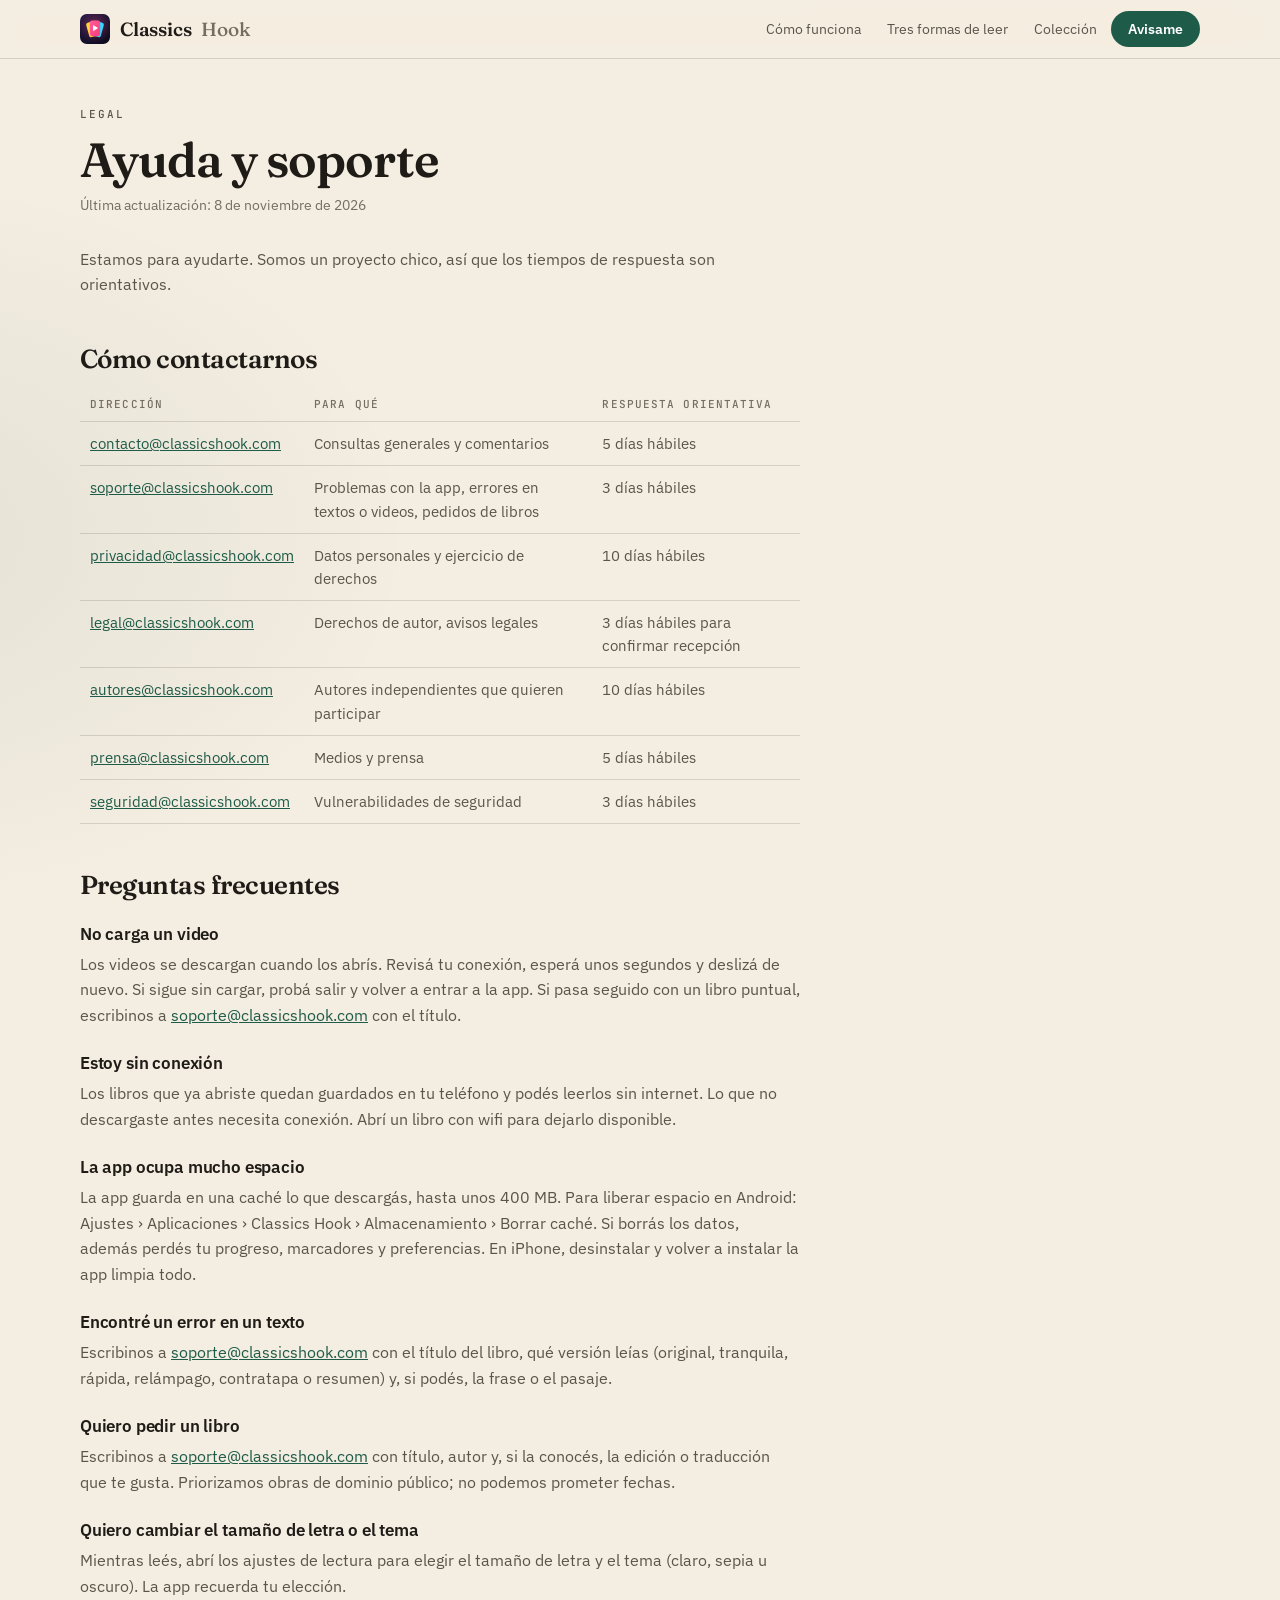
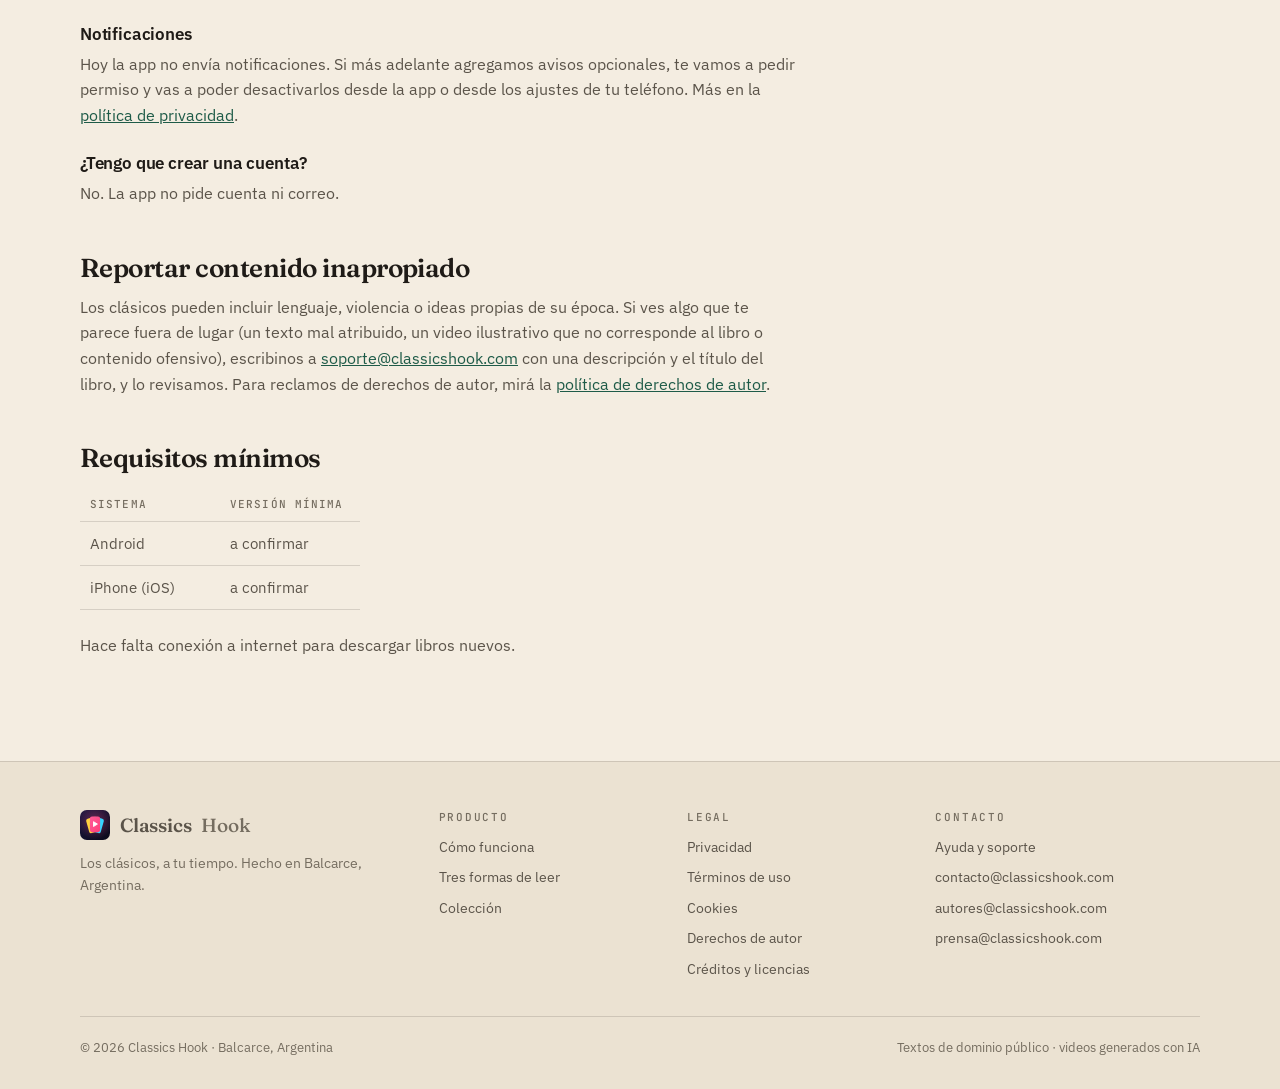
<file: soporte.html>
<!doctype html>
<html lang="es">
<head>
<meta charset="utf-8">
<meta name="viewport" content="width=device-width, initial-scale=1, viewport-fit=cover">
<title>Ayuda y soporte · Classics Hook</title>
<meta name="description" content="Contacto, preguntas frecuentes y cómo reportar errores o contenido inapropiado en Classics Hook.">
<link rel="canonical" href="https://classicshook.com/soporte.html">
<meta name="theme-color" content="#F4EDE1">
<meta name="color-scheme" content="light">
<meta property="og:type" content="website">
<meta property="og:site_name" content="Classics Hook">
<meta property="og:title" content="Ayuda y soporte · Classics Hook">
<meta property="og:description" content="Contacto, preguntas frecuentes y cómo reportar errores o contenido inapropiado en Classics Hook.">
<meta property="og:url" content="https://classicshook.com/soporte.html">
<meta property="og:locale" content="es_AR">
<link rel="icon" href="icono.svg" type="image/svg+xml">
<link rel="apple-touch-icon" href="assets/img/apple-touch-icon.png">
<link rel="manifest" href="manifest.webmanifest">
<link rel="preload" href="assets/fonts/IBMPlexSans_600SemiBold.ttf" as="font" type="font/ttf" crossorigin>
<link rel="stylesheet" href="assets/estilo.css?v=5">
</head>
<body>
<a class="salto" href="#contenido">Saltar al contenido</a>
<div id="progreso" aria-hidden="true"></div>

<header class="nav">
  <div class="envase">
    <a class="marca" href="index.html" aria-label="Classics Hook, inicio"><img src="icono.svg" alt="" width="30" height="30">Classics <span>Hook</span></a>
    <nav aria-label="Principal">
      <a href="index.html#como">Cómo funciona</a><a href="index.html#formas">Tres formas de leer</a><a href="index.html#coleccion">Colección</a>
      <a class="btn chico" href="index.html#avisame">Avisame</a>
    </nav>
  </div>
</header>

<main id="contenido"><section class="legal"><div class="envase"><div class="contenido">
<p class="rotulo">Legal</p>
<h1>Ayuda y soporte</h1>
<p class="fecha">Última actualización: 8 de noviembre de 2026</p>


<p>Estamos para ayudarte. Somos un proyecto chico, así que los tiempos de respuesta son orientativos.</p>

<h2>Cómo contactarnos</h2>
<table>
<thead><tr><th>Dirección</th><th>Para qué</th><th>Respuesta orientativa</th></tr></thead>
<tbody>
<tr><td><a href="mailto:contacto@classicshook.com">contacto@classicshook.com</a></td><td>Consultas generales y comentarios</td><td>5 días hábiles</td></tr>
<tr><td><a href="mailto:soporte@classicshook.com">soporte@classicshook.com</a></td><td>Problemas con la app, errores en textos o videos, pedidos de libros</td><td>3 días hábiles</td></tr>
<tr><td><a href="mailto:privacidad@classicshook.com">privacidad@classicshook.com</a></td><td>Datos personales y ejercicio de derechos</td><td>10 días hábiles</td></tr>
<tr><td><a href="mailto:legal@classicshook.com">legal@classicshook.com</a></td><td>Derechos de autor, avisos legales</td><td>3 días hábiles para confirmar recepción</td></tr>
<tr><td><a href="mailto:autores@classicshook.com">autores@classicshook.com</a></td><td>Autores independientes que quieren participar</td><td>10 días hábiles</td></tr>
<tr><td><a href="mailto:prensa@classicshook.com">prensa@classicshook.com</a></td><td>Medios y prensa</td><td>5 días hábiles</td></tr>
<tr><td><a href="mailto:seguridad@classicshook.com">seguridad@classicshook.com</a></td><td>Vulnerabilidades de seguridad</td><td>3 días hábiles</td></tr>
</tbody></table>

<h2>Preguntas frecuentes</h2>

<h3>No carga un video</h3>
<p>Los videos se descargan cuando los abrís. Revisá tu conexión, esperá unos segundos y deslizá de nuevo. Si sigue sin cargar, probá salir y volver a entrar a la app. Si pasa seguido con un libro puntual, escribinos a <a href="mailto:soporte@classicshook.com">soporte@classicshook.com</a> con el título.</p>

<h3>Estoy sin conexión</h3>
<p>Los libros que ya abriste quedan guardados en tu teléfono y podés leerlos sin internet. Lo que no descargaste antes necesita conexión. Abrí un libro con wifi para dejarlo disponible.</p>

<h3>La app ocupa mucho espacio</h3>
<p>La app guarda en una caché lo que descargás, hasta unos 400 MB. Para liberar espacio en Android: Ajustes › Aplicaciones › Classics Hook › Almacenamiento › Borrar caché. Si borrás los datos, además perdés tu progreso, marcadores y preferencias. En iPhone, desinstalar y volver a instalar la app limpia todo.</p>

<h3>Encontré un error en un texto</h3>
<p>Escribinos a <a href="mailto:soporte@classicshook.com">soporte@classicshook.com</a> con el título del libro, qué versión leías (original, tranquila, rápida, relámpago, contratapa o resumen) y, si podés, la frase o el pasaje.</p>

<h3>Quiero pedir un libro</h3>
<p>Escribinos a <a href="mailto:soporte@classicshook.com">soporte@classicshook.com</a> con título, autor y, si la conocés, la edición o traducción que te gusta. Priorizamos obras de dominio público; no podemos prometer fechas.</p>

<h3>Quiero cambiar el tamaño de letra o el tema</h3>
<p>Mientras leés, abrí los ajustes de lectura para elegir el tamaño de letra y el tema (claro, sepia u oscuro). La app recuerda tu elección.</p>

<h3>Notificaciones</h3>
<p>Hoy la app no envía notificaciones. Si más adelante agregamos avisos opcionales, te vamos a pedir permiso y vas a poder desactivarlos desde la app o desde los ajustes de tu teléfono. Más en la <a href="privacidad.html">política de privacidad</a>.</p>

<h3>¿Tengo que crear una cuenta?</h3>
<p>No. La app no pide cuenta ni correo.</p>

<h2>Reportar contenido inapropiado</h2>
<p>Los clásicos pueden incluir lenguaje, violencia o ideas propias de su época. Si ves algo que te parece fuera de lugar (un texto mal atribuido, un video ilustrativo que no corresponde al libro o contenido ofensivo), escribinos a <a href="mailto:soporte@classicshook.com">soporte@classicshook.com</a> con una descripción y el título del libro, y lo revisamos. Para reclamos de derechos de autor, mirá la <a href="derechos-de-autor.html">política de derechos de autor</a>.</p>

<h2>Requisitos mínimos</h2>
<table>
<thead><tr><th>Sistema</th><th>Versión mínima</th></tr></thead>
<tbody>
<tr><td>Android</td><td>a confirmar</td></tr>
<tr><td>iPhone (iOS)</td><td>a confirmar</td></tr>
</tbody></table>
<p>Hace falta conexión a internet para descargar libros nuevos.</p>

</div></div></section></main>

<footer class="pie">
  <div class="envase">
    <div class="pie-grilla">
      <div><a class="marca" href="index.html"><img src="icono.svg" alt="" width="30" height="30">Classics <span>Hook</span></a><p>Los clásicos, a tu tiempo. Hecho en Balcarce, Argentina.</p></div>
      <div><h4>Producto</h4><ul><li><a href="index.html#como">Cómo funciona</a></li><li><a href="index.html#formas">Tres formas de leer</a></li><li><a href="index.html#coleccion">Colección</a></li></ul></div>
      <div><h4>Legal</h4><ul><li><a href="privacidad.html">Privacidad</a></li><li><a href="terminos.html">Términos de uso</a></li><li><a href="cookies.html">Cookies</a></li><li><a href="derechos-de-autor.html">Derechos de autor</a></li><li><a href="creditos.html">Créditos y licencias</a></li></ul></div>
      <div><h4>Contacto</h4><ul><li><a href="soporte.html">Ayuda y soporte</a></li><li><a href="mailto:contacto@classicshook.com">contacto@classicshook.com</a></li><li><a href="mailto:autores@classicshook.com">autores@classicshook.com</a></li><li><a href="mailto:prensa@classicshook.com">prensa@classicshook.com</a></li></ul></div>
    </div>
    <div class="bajo"><span>© 2026 Classics Hook · Balcarce, Argentina</span><span>Textos de dominio público · videos generados con IA</span></div>
  </div>
</footer>
</body>
</html>
</file>
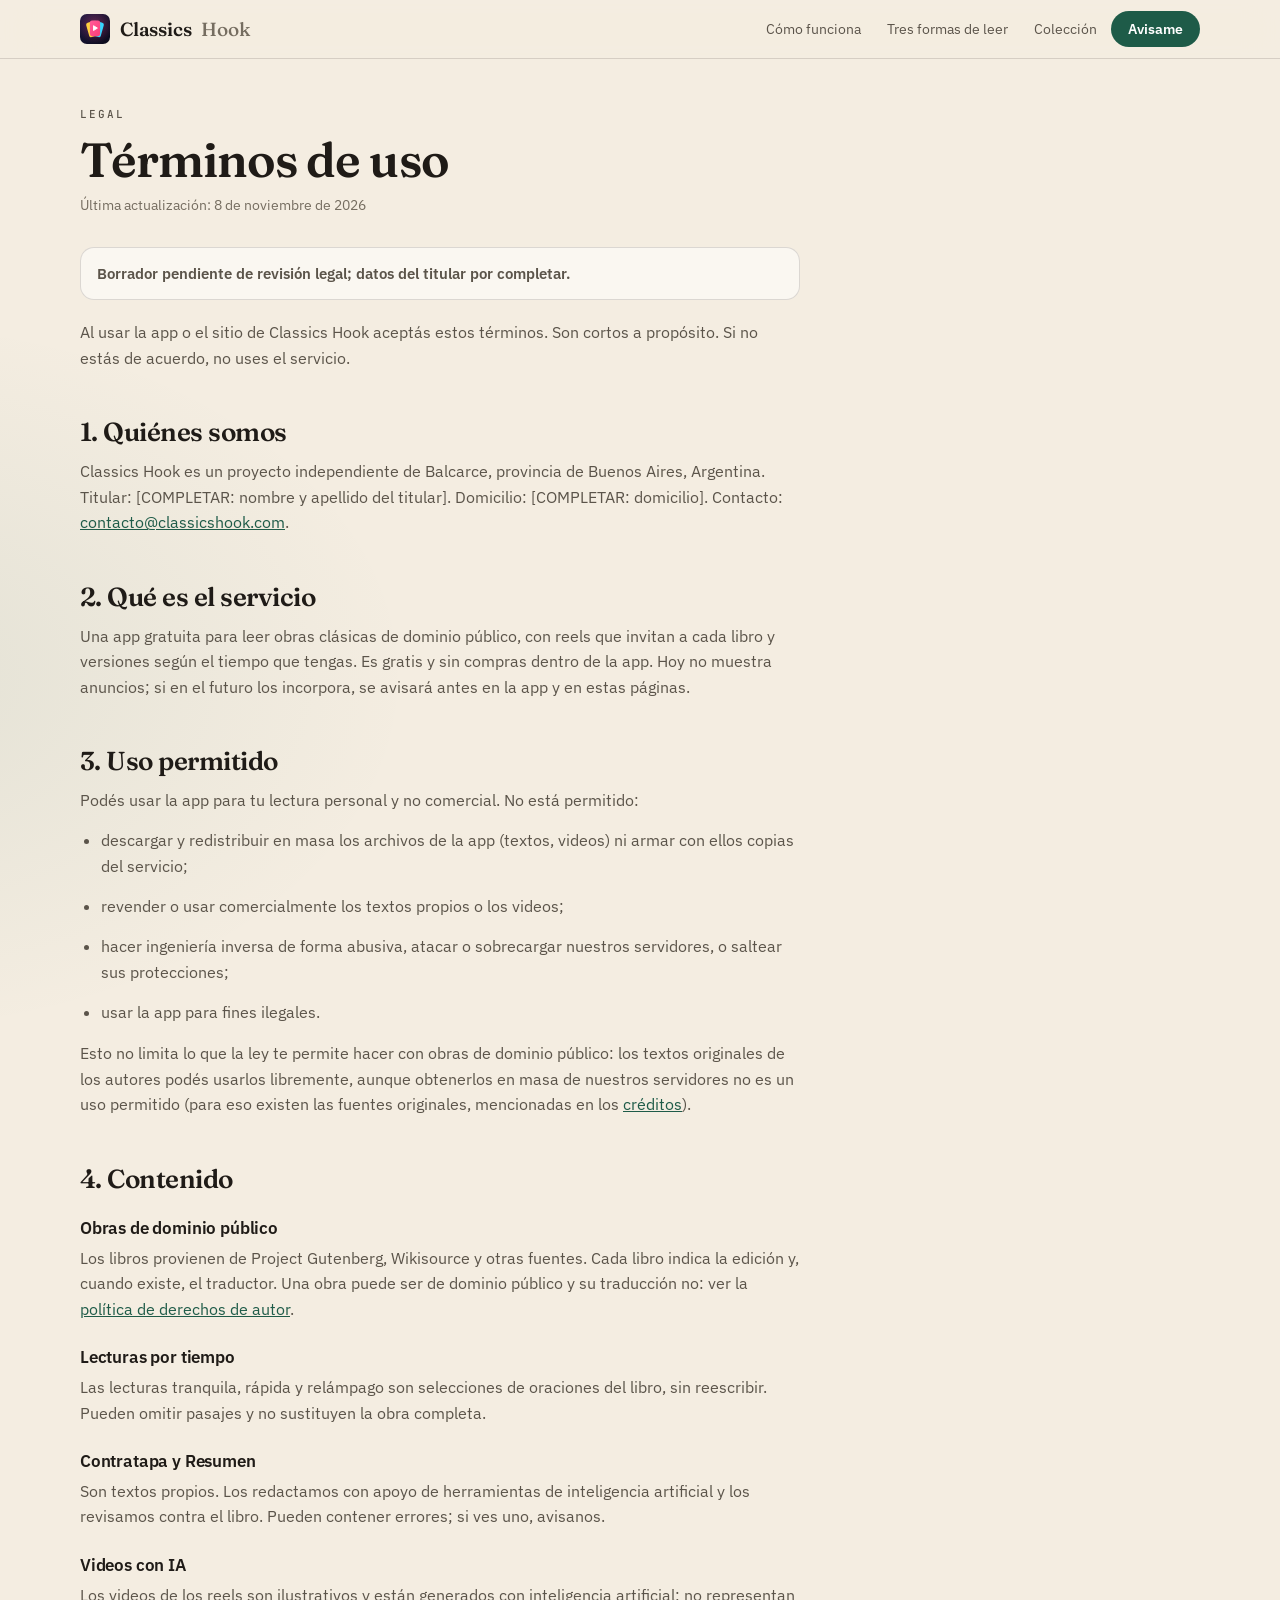
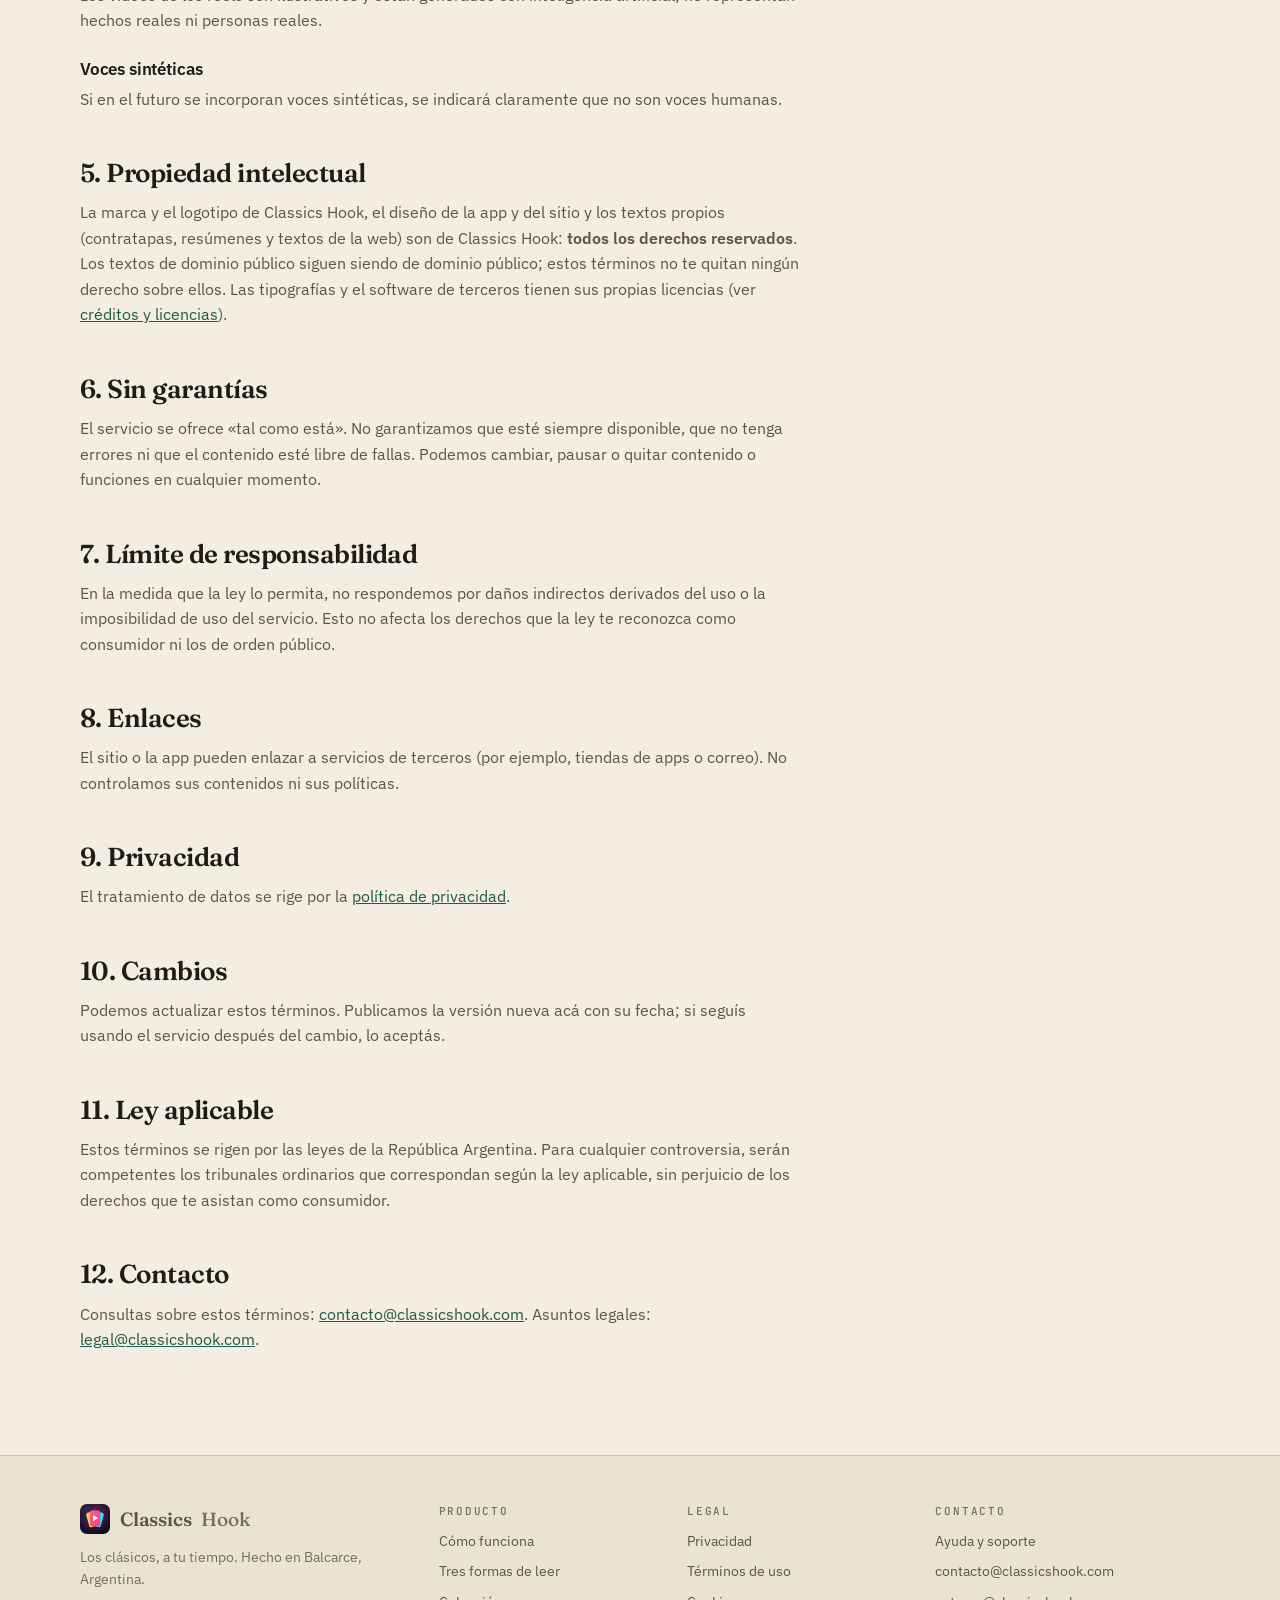
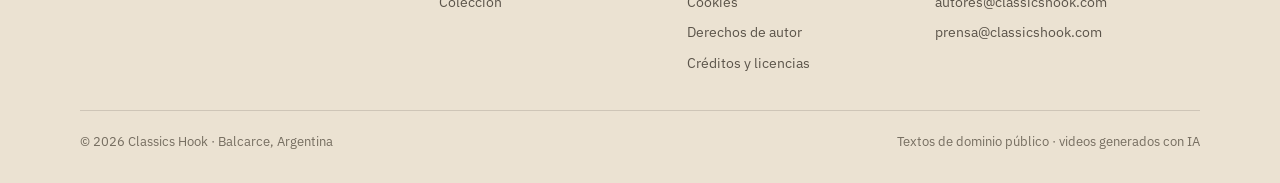
<file: terminos.html>
<!doctype html>
<html lang="es">
<head>
<meta charset="utf-8">
<meta name="viewport" content="width=device-width, initial-scale=1, viewport-fit=cover">
<title>Términos de uso · Classics Hook</title>
<meta name="description" content="Condiciones para usar la app y el sitio de Classics Hook: uso personal, contenido, videos con IA, propiedad y responsabilidad.">
<link rel="canonical" href="https://classicshook.com/terminos.html">
<meta name="theme-color" content="#F4EDE1">
<meta name="color-scheme" content="light">
<meta property="og:type" content="website">
<meta property="og:site_name" content="Classics Hook">
<meta property="og:title" content="Términos de uso · Classics Hook">
<meta property="og:description" content="Condiciones para usar la app y el sitio de Classics Hook: uso personal, contenido, videos con IA, propiedad y responsabilidad.">
<meta property="og:url" content="https://classicshook.com/terminos.html">
<meta property="og:locale" content="es_AR">
<link rel="icon" href="icono.svg" type="image/svg+xml">
<link rel="apple-touch-icon" href="assets/img/apple-touch-icon.png">
<link rel="manifest" href="manifest.webmanifest">
<link rel="preload" href="assets/fonts/IBMPlexSans_600SemiBold.ttf" as="font" type="font/ttf" crossorigin>
<link rel="stylesheet" href="assets/estilo.css?v=5">
</head>
<body>
<a class="salto" href="#contenido">Saltar al contenido</a>
<div id="progreso" aria-hidden="true"></div>

<header class="nav">
  <div class="envase">
    <a class="marca" href="index.html" aria-label="Classics Hook, inicio"><img src="icono.svg" alt="" width="30" height="30">Classics <span>Hook</span></a>
    <nav aria-label="Principal">
      <a href="index.html#como">Cómo funciona</a><a href="index.html#formas">Tres formas de leer</a><a href="index.html#coleccion">Colección</a>
      <a class="btn chico" href="index.html#avisame">Avisame</a>
    </nav>
  </div>
</header>

<main id="contenido"><section class="legal"><div class="envase"><div class="contenido">
<p class="rotulo">Legal</p>
<h1>Términos de uso</h1>
<p class="fecha">Última actualización: 8 de noviembre de 2026</p>
<div class="aviso"><b>Borrador pendiente de revisión legal; datos del titular por completar.</b></div>

<p>Al usar la app o el sitio de Classics Hook aceptás estos términos. Son cortos a propósito. Si no estás de acuerdo, no uses el servicio.</p>

<h2>1. Quiénes somos</h2>
<p>Classics Hook es un proyecto independiente de Balcarce, provincia de Buenos Aires, Argentina. Titular: [COMPLETAR: nombre y apellido del titular]. Domicilio: [COMPLETAR: domicilio]. Contacto: <a href="mailto:contacto@classicshook.com">contacto@classicshook.com</a>.</p>

<h2>2. Qué es el servicio</h2>
<p>Una app gratuita para leer obras clásicas de dominio público, con reels que invitan a cada libro y versiones según el tiempo que tengas. Es gratis y sin compras dentro de la app. Hoy no muestra anuncios; si en el futuro los incorpora, se avisará antes en la app y en estas páginas.</p>

<h2>3. Uso permitido</h2>
<p>Podés usar la app para tu lectura personal y no comercial. No está permitido:</p>
<ul>
<li>descargar y redistribuir en masa los archivos de la app (textos, videos) ni armar con ellos copias del servicio;</li>
<li>revender o usar comercialmente los textos propios o los videos;</li>
<li>hacer ingeniería inversa de forma abusiva, atacar o sobrecargar nuestros servidores, o saltear sus protecciones;</li>
<li>usar la app para fines ilegales.</li>
</ul>
<p>Esto no limita lo que la ley te permite hacer con obras de dominio público: los textos originales de los autores podés usarlos libremente, aunque obtenerlos en masa de nuestros servidores no es un uso permitido (para eso existen las fuentes originales, mencionadas en los <a href="creditos.html">créditos</a>).</p>

<h2>4. Contenido</h2>
<h3>Obras de dominio público</h3>
<p>Los libros provienen de Project Gutenberg, Wikisource y otras fuentes. Cada libro indica la edición y, cuando existe, el traductor. Una obra puede ser de dominio público y su traducción no: ver la <a href="derechos-de-autor.html">política de derechos de autor</a>.</p>
<h3>Lecturas por tiempo</h3>
<p>Las lecturas tranquila, rápida y relámpago son selecciones de oraciones del libro, sin reescribir. Pueden omitir pasajes y no sustituyen la obra completa.</p>
<h3>Contratapa y Resumen</h3>
<p>Son textos propios. Los redactamos con apoyo de herramientas de inteligencia artificial y los revisamos contra el libro. Pueden contener errores; si ves uno, avisanos.</p>
<h3>Videos con IA</h3>
<p>Los videos de los reels son ilustrativos y están generados con inteligencia artificial; no representan hechos reales ni personas reales.</p>
<h3>Voces sintéticas</h3>
<p>Si en el futuro se incorporan voces sintéticas, se indicará claramente que no son voces humanas.</p>

<h2>5. Propiedad intelectual</h2>
<p>La marca y el logotipo de Classics Hook, el diseño de la app y del sitio y los textos propios (contratapas, resúmenes y textos de la web) son de Classics Hook: <b>todos los derechos reservados</b>. Los textos de dominio público siguen siendo de dominio público; estos términos no te quitan ningún derecho sobre ellos. Las tipografías y el software de terceros tienen sus propias licencias (ver <a href="creditos.html">créditos y licencias</a>).</p>

<h2>6. Sin garantías</h2>
<p>El servicio se ofrece «tal como está». No garantizamos que esté siempre disponible, que no tenga errores ni que el contenido esté libre de fallas. Podemos cambiar, pausar o quitar contenido o funciones en cualquier momento.</p>

<h2>7. Límite de responsabilidad</h2>
<p>En la medida que la ley lo permita, no respondemos por daños indirectos derivados del uso o la imposibilidad de uso del servicio. Esto no afecta los derechos que la ley te reconozca como consumidor ni los de orden público.</p>

<h2>8. Enlaces</h2>
<p>El sitio o la app pueden enlazar a servicios de terceros (por ejemplo, tiendas de apps o correo). No controlamos sus contenidos ni sus políticas.</p>

<h2>9. Privacidad</h2>
<p>El tratamiento de datos se rige por la <a href="privacidad.html">política de privacidad</a>.</p>

<h2>10. Cambios</h2>
<p>Podemos actualizar estos términos. Publicamos la versión nueva acá con su fecha; si seguís usando el servicio después del cambio, lo aceptás.</p>

<h2>11. Ley aplicable</h2>
<p>Estos términos se rigen por las leyes de la República Argentina. Para cualquier controversia, serán competentes los tribunales ordinarios que correspondan según la ley aplicable, sin perjuicio de los derechos que te asistan como consumidor.</p>

<h2>12. Contacto</h2>
<p>Consultas sobre estos términos: <a href="mailto:contacto@classicshook.com">contacto@classicshook.com</a>. Asuntos legales: <a href="mailto:legal@classicshook.com">legal@classicshook.com</a>.</p>

</div></div></section></main>

<footer class="pie">
  <div class="envase">
    <div class="pie-grilla">
      <div><a class="marca" href="index.html"><img src="icono.svg" alt="" width="30" height="30">Classics <span>Hook</span></a><p>Los clásicos, a tu tiempo. Hecho en Balcarce, Argentina.</p></div>
      <div><h4>Producto</h4><ul><li><a href="index.html#como">Cómo funciona</a></li><li><a href="index.html#formas">Tres formas de leer</a></li><li><a href="index.html#coleccion">Colección</a></li></ul></div>
      <div><h4>Legal</h4><ul><li><a href="privacidad.html">Privacidad</a></li><li><a href="terminos.html">Términos de uso</a></li><li><a href="cookies.html">Cookies</a></li><li><a href="derechos-de-autor.html">Derechos de autor</a></li><li><a href="creditos.html">Créditos y licencias</a></li></ul></div>
      <div><h4>Contacto</h4><ul><li><a href="soporte.html">Ayuda y soporte</a></li><li><a href="mailto:contacto@classicshook.com">contacto@classicshook.com</a></li><li><a href="mailto:autores@classicshook.com">autores@classicshook.com</a></li><li><a href="mailto:prensa@classicshook.com">prensa@classicshook.com</a></li></ul></div>
    </div>
    <div class="bajo"><span>© 2026 Classics Hook · Balcarce, Argentina</span><span>Textos de dominio público · videos generados con IA</span></div>
  </div>
</footer>
</body>
</html>
</file>
<file: assets/estilo.css>
/* Classics Hook · web (rev. 2026-11-09, portada nueva: crema, verde botella, mandarina) */
@font-face{font-family:"Plex";src:url(fonts/IBMPlexSans_400Regular.ttf) format("truetype");font-weight:400;font-display:swap}
@font-face{font-family:"Plex";src:url(fonts/IBMPlexSans_500Medium.ttf) format("truetype");font-weight:500;font-display:swap}
@font-face{font-family:"Plex";src:url(fonts/IBMPlexSans_600SemiBold.ttf) format("truetype");font-weight:600 700;font-display:swap}
@font-face{font-family:"Fraunces";src:url(fonts/Fraunces_400Regular.ttf) format("truetype");font-weight:400;font-display:swap}
@font-face{font-family:"Fraunces";src:url(fonts/Fraunces_500Medium.ttf) format("truetype");font-weight:500;font-display:swap}
@font-face{font-family:"Fraunces";src:url(fonts/Fraunces_600SemiBold.ttf) format("truetype");font-weight:600 700;font-display:swap}
@font-face{font-family:"Mono";src:url(fonts/JetBrainsMono_500Medium.ttf) format("truetype");font-weight:500;font-display:swap}

:root{
  --bg:#F4EDE1; --bg2:#EBE2D2; --fg:#1F1B17; --fg2:#5B544A; --fg3:#756D60;
  --acento:#1E5B48; --acento-t:#FFFFFF; --nar:#E0552A; --ambar:#F2B84B;
  --papel:#FBF7EF; --tinta:#1F1B17; --tinta2:#5B544A;
  --card:rgba(255,255,255,.55); --card2:rgba(31,27,23,.06); --line:rgba(31,27,23,.14);
  --nav:rgba(244,237,225,.86);
  --sans:"Plex",system-ui,-apple-system,"Segoe UI",Roboto,sans-serif; --serif:"Fraunces",Georgia,"Times New Roman",serif; --mono:"Mono",ui-monospace,monospace;
  --r:18px; --ease:cubic-bezier(.22,1,.36,1);
}
*{box-sizing:border-box;margin:0;padding:0}
html{scroll-behavior:smooth;-webkit-text-size-adjust:100%}
body{background:var(--bg);background-image:radial-gradient(1200px 500px at 80% -10%,rgba(224,85,42,.10),transparent 60%),radial-gradient(900px 600px at -10% 20%,rgba(30,91,72,.08),transparent 60%);color:var(--fg);font:16px/1.6 var(--sans);-webkit-font-smoothing:antialiased;overflow-x:hidden;min-height:100vh}
img,svg{display:block;max-width:100%}
a{color:inherit}
:focus-visible{outline:2px solid var(--acento);outline-offset:3px;border-radius:6px}
.salto{position:absolute;left:-999px;top:8px;background:var(--fg);color:var(--bg);padding:10px 16px;border-radius:10px;z-index:100}
.salto:focus{left:8px}
.envase{width:min(1120px,100% - 40px);margin-inline:auto}
.rotulo{font:500 11px/1.4 var(--mono);letter-spacing:.18em;text-transform:uppercase;color:var(--acento)}
h1,h2,h3{font-family:var(--serif);font-weight:600;letter-spacing:-.02em;line-height:1.08}
h1{font-size:clamp(34px,5.6vw,62px)}
h2{font-size:clamp(26px,3.6vw,42px);margin:.3em 0 0}
h3{font-family:var(--sans);font-size:17px;letter-spacing:-.01em;line-height:1.3}
h1 em,h2 em{font-style:italic;font-weight:400;color:var(--acento)}
.bajada{font-size:clamp(16px,1.6vw,18px);color:var(--fg2);max-width:36em;margin-top:14px}
section{padding:clamp(56px,9vw,104px) 0;position:relative}
.fondo-2{background:var(--bg2)}
.cabeza{margin-bottom:clamp(26px,4vw,44px)}

#progreso{position:fixed;inset:0 0 auto 0;height:2px;z-index:60;transform-origin:0 50%;transform:scaleX(0);background:var(--acento)}
#luz{display:none}

/* navegación */
header.nav{position:sticky;top:0;z-index:50;background:var(--nav);backdrop-filter:saturate(1.4) blur(16px);-webkit-backdrop-filter:saturate(1.4) blur(16px);border-bottom:1px solid var(--line)}
header.nav .envase{display:flex;align-items:center;justify-content:space-between;height:58px}
.marca{display:flex;align-items:center;gap:10px;text-decoration:none;font:600 19px var(--serif);letter-spacing:-.01em}
.marca img{width:30px;height:30px}
.marca span{color:var(--fg3);font-weight:500}
.nav nav{display:flex;align-items:center;gap:2px}
.nav nav a{font-size:14px;color:var(--fg2);text-decoration:none;padding:8px 12px;border-radius:999px;transition:color .2s,background .2s}
.nav nav a:hover{color:var(--fg);background:var(--card2)}
@media (max-width:760px){.nav nav a:not(.btn){display:none}}

.btn{display:inline-flex;align-items:center;justify-content:center;gap:8px;font:600 15px var(--sans);text-decoration:none;color:var(--acento-t);padding:12px 22px;border-radius:999px;border:1px solid transparent;cursor:pointer;
  background:var(--acento);transition:transform .3s var(--ease),filter .3s}
.btn:hover{transform:translateY(-1px);filter:brightness(1.06)}
.btn.borde{background:transparent;color:var(--fg);border-color:var(--line)}
.btn.borde:hover{background:var(--card2)}
.nav nav a.btn.chico,.nav nav a.btn{padding:8px 16px;font-size:13.5px;color:var(--acento-t);background:var(--acento)}

/* portada */
.portada{padding:clamp(36px,7vw,84px) 0 clamp(40px,6vw,72px);overflow:hidden;isolation:isolate}
.resplandor{position:absolute;inset:-30% -20% auto auto;width:70vw;height:70vw;max-width:900px;max-height:900px;z-index:-1;pointer-events:none;
  background:radial-gradient(closest-side,rgba(255,122,87,.13),rgba(242,184,75,.05) 55%,transparent)}
@media (prefers-color-scheme:light){.resplandor{background:radial-gradient(closest-side,rgba(217,39,0,.07),transparent)}}
.portada .envase{display:grid;grid-template-columns:1fr minmax(0,460px);grid-template-rows:auto auto;column-gap:clamp(32px,6vw,80px);row-gap:0;align-items:end}
.portada .libro-vivo{grid-column:2;grid-row:1/3;align-self:center}
.portada-acciones{grid-column:1;grid-row:2;align-self:start}
@media (max-width:900px){.portada .envase{grid-template-columns:1fr}.portada .libro-vivo,.portada-acciones{grid-column:1;grid-row:auto}.portada-acciones{margin-top:34px}.control-h{margin-bottom:30px}}
@media (max-width:480px){.acciones .btn.borde{display:none}.acciones .btn{width:100%}}
.portada h1{margin:14px 0 0}
.portada h1 em{white-space:nowrap}
.control-h{margin:26px 0 24px;max-width:440px}
.control-fila{display:flex;justify-content:space-between;align-items:baseline;margin-bottom:10px}
.control-fila output{font:600 15px var(--mono);color:var(--fg)}
.acciones{display:flex;gap:10px;flex-wrap:wrap}
.dato{margin-top:16px;font-size:13.5px;color:var(--fg3)}

input[type=range]{-webkit-appearance:none;appearance:none;width:100%;height:4px;border-radius:99px;background:linear-gradient(90deg,var(--acento) var(--pct,10%),var(--line) var(--pct,10%));outline-offset:10px;cursor:pointer}
input[type=range]::-webkit-slider-thumb{-webkit-appearance:none;width:24px;height:24px;border-radius:50%;background:var(--fg);border:0;box-shadow:0 0 0 5px rgba(255,122,87,.22),0 2px 8px rgba(0,0,0,.35);cursor:grab}
input[type=range]::-moz-range-thumb{width:24px;height:24px;border-radius:50%;background:var(--fg);border:0;box-shadow:0 0 0 5px rgba(255,122,87,.22);cursor:grab}
.marcas{display:flex;justify-content:space-between;font:500 11px var(--mono);color:var(--fg3);margin-top:10px}

/* la página que se acorta */
.libro-vivo{position:relative;width:100%;max-width:460px;justify-self:center}
.pila{position:relative;width:calc(100% - 24px)}
.hojas{position:absolute;inset:0;pointer-events:none}
.hojas i{position:absolute;inset:0;border-radius:6px 14px 14px 6px;background:#E6DFD0;box-shadow:0 1px 0 rgba(0,0,0,.08);transition:transform .7s var(--ease),opacity .5s}
.hojas i:nth-child(1){transform:translate(calc(var(--g,1)*3px),calc(var(--g,1)*3px));opacity:.9}
.hojas i:nth-child(2){transform:translate(calc(var(--g,1)*6px),calc(var(--g,1)*6px));opacity:.7}
.hojas i:nth-child(3){transform:translate(calc(var(--g,1)*9px),calc(var(--g,1)*9px));opacity:.5}
.hojas i:nth-child(4){transform:translate(calc(var(--g,1)*12px),calc(var(--g,1)*12px));opacity:.3}
.hoja{position:relative;background:var(--papel);color:var(--tinta);border-radius:6px 14px 14px 6px;padding:22px 24px 18px;
  box-shadow:inset 6px 0 10px -6px rgba(0,0,0,.25),0 30px 60px -30px rgba(0,0,0,.65)}
@media (prefers-color-scheme:light){.hoja{background:#FFFDF8;box-shadow:0 0 0 1px rgba(27,24,20,.1),0 30px 60px -34px rgba(27,24,20,.45)}.hojas i{background:#E9E1CF}}
.hoja-cab{display:flex;justify-content:space-between;gap:12px;font:500 10px var(--mono);letter-spacing:.14em;text-transform:uppercase;color:var(--tinta2);padding-bottom:12px;border-bottom:1px solid rgba(27,24,20,.12)}
.texto-libro{font:400 clamp(15px,1.5vw,16.5px)/1.62 var(--serif);margin:14px 0 16px;min-height:12.5em;hyphens:auto;text-wrap:pretty}
.texto-libro span{transition:color .5s,opacity .5s,background-size .6s var(--ease);background:linear-gradient(rgba(255,122,87,.28),rgba(255,122,87,.28)) no-repeat 0 92%/0% .38em}
.texto-libro span.fuera{color:rgba(27,24,20,.22)}
.texto-libro span.dentro{background-size:100% .38em}
.libro-vivo[data-nivel="4"] .texto-libro span.dentro{background-size:0% .38em}
.hoja-pie{display:flex;justify-content:space-between;align-items:center;gap:12px}
.hoja-pie b{display:block;font:600 19px/1.1 var(--serif)}
.hoja-pie small{display:block;font-size:13px;color:var(--tinta2);margin-top:2px}
.hoja .chip{font:600 13px var(--mono);background:var(--tinta);color:var(--papel);padding:7px 12px;border-radius:99px;white-space:nowrap}
.medidor{height:3px;border-radius:9px;background:rgba(27,24,20,.1);margin-top:14px;overflow:hidden}
.medidor i{display:block;height:100%;width:var(--pc,10%);background:#D92700;border-radius:9px;transition:width .7s var(--ease)}
.selector-v{display:grid;grid-template-columns:repeat(4,1fr);gap:6px;margin-top:40px}
.selector-v button{font:600 13px var(--sans);color:var(--fg2);background:transparent;border:1px solid var(--line);border-radius:12px;padding:9px 4px 8px;cursor:pointer;transition:background .25s,color .25s,border-color .25s}
.selector-v button small{display:block;font:500 10.5px var(--mono);color:var(--fg3);margin-top:1px}
.selector-v button:hover{color:var(--fg);background:var(--card2)}
.selector-v button.on{color:var(--fg);border-color:var(--acento);background:rgba(255,122,87,.1)}
.selector-v button.on small{color:var(--acento)}
@media (max-width:420px){.hoja{padding:18px 18px 16px}.selector-v button{font-size:12px}}

/* cinta de títulos */
.cinta{overflow:hidden;border-block:1px solid var(--line);padding:14px 0;mask-image:linear-gradient(90deg,transparent,#000 10%,#000 90%,transparent);-webkit-mask-image:linear-gradient(90deg,transparent,#000 10%,#000 90%,transparent)}
.cinta div{display:flex;gap:34px;width:max-content;animation:corre 60s linear infinite;font:400 clamp(16px,2vw,20px) var(--serif);color:var(--fg3);white-space:nowrap}
.cinta span::after{content:"·";margin-left:34px;color:var(--acento)}
@keyframes corre{to{transform:translateX(-50%)}}

/* aparece al hacer scroll */
.rev{opacity:0;transform:translateY(18px);transition:opacity .8s var(--ease),transform .8s var(--ease)}
.rev.vis{opacity:1;transform:none}

.tarjeta{background:var(--card);border:1px solid var(--line);border-radius:var(--r);padding:22px}
.tarjeta h3{margin-bottom:6px}
.tarjeta p{color:var(--fg2);font-size:15px;line-height:1.55}

/* cómo funciona */
.pasos{display:grid;grid-template-columns:minmax(0,320px) 1fr;gap:clamp(40px,7vw,96px);align-items:start}
.pasos .fijo{position:sticky;top:90px;display:grid;place-items:center}
.lista-pasos{list-style:none;display:grid}
.paso{display:grid;grid-template-columns:44px 1fr;gap:6px 14px;padding:24px 0;border-top:1px solid var(--line);opacity:.45;transition:opacity .5s}
.paso:last-child{border-bottom:1px solid var(--line)}
.paso.on{opacity:1}
.paso .num{font:500 13px/1.9 var(--mono);color:var(--acento)}
.paso h3{font:600 clamp(19px,2.2vw,24px)/1.2 var(--serif);margin-bottom:6px}
.paso p{color:var(--fg2);max-width:32em;font-size:15.5px}
@media (min-width:901px){.lista-pasos .paso{min-height:34vh;align-content:center}}
@media (max-width:900px){.pasos{grid-template-columns:1fr}.pasos .fijo{position:static;margin:0 0 22px}.pasos .telefono{width:190px;border-radius:30px;padding:7px}.pasos .pantalla{border-radius:24px}.pasos .telefono::after{top:13px;width:52px;height:15px;margin-left:-26px}.pasos .capa{padding:38px 11px 12px;gap:8px}.pasos .mini-reel b{font-size:15px}.pasos .opc{padding:9px 10px;font-size:11.5px}.pasos .lector{font-size:16px}.paso{padding:18px 0;opacity:.55}.paso.on{opacity:1}}

.telefono{position:relative;width:min(280px,100%);aspect-ratio:9/18.5;border-radius:40px;padding:9px;background:#26231F;box-shadow:0 0 0 1px rgba(243,238,227,.1),0 40px 70px -30px rgba(0,0,0,.8)}
.telefono::after{content:"";position:absolute;top:17px;left:50%;width:70px;height:20px;margin-left:-35px;border-radius:99px;background:#000;z-index:5}
.pantalla{position:relative;height:100%;border-radius:32px;overflow:hidden;background:#12110F;isolation:isolate}
.capa{position:absolute;inset:0;padding:52px 14px 16px;opacity:0;transform:translateY(10px);transition:opacity .5s,transform .6s var(--ease);display:flex;flex-direction:column;gap:10px;color:#F3EEE3}
.capa.sepia{background:#F1E7D0;color:#3B2F22}
.pasos[data-paso="1"] .s1,.pasos[data-paso="2"] .s2,.pasos[data-paso="3"] .s3{opacity:1;transform:none}
.capa .t{font:500 10px var(--mono);letter-spacing:.14em;text-transform:uppercase;opacity:.6}
.mini-reel{flex:1;border-radius:18px;background:linear-gradient(170deg,#2A2520 10%,#5A2A1C 70%,#B8462A);display:flex;align-items:flex-end;padding:16px}
.mini-reel b{font:600 19px/1.25 var(--serif)}
.opc{display:flex;justify-content:space-between;align-items:center;gap:8px;padding:12px 14px;border-radius:12px;background:rgba(243,238,227,.07);border:1px solid rgba(243,238,227,.1);font-size:13px;font-weight:600}
.opc small{font:500 11px var(--mono);opacity:.7;white-space:nowrap}
.opc.sel{border-color:#FF7A57;background:rgba(255,122,87,.14)}
.sepia .opc{background:rgba(59,47,34,.07);border-color:rgba(59,47,34,.14)}
.lector{font:400 20px/1.5 var(--serif);color:rgba(59,47,34,.3)}
.lector span{transition:color .25s}
.lector span.dicho{color:#3B2F22}
.lineas i{display:block;height:7px;border-radius:9px;background:rgba(59,47,34,.12);margin:9px 0}

/* cada libro */
.grilla-libro{display:grid;grid-template-columns:1.05fr 1fr;gap:18px;align-items:start}
@media (max-width:900px){.grilla-libro{grid-template-columns:1fr}}
.versiones .titulo{font:600 21px/1.2 var(--serif)}
.versiones .autor{color:var(--fg3);font-size:14px;margin-bottom:10px}
.versiones ul{list-style:none}
.versiones li{display:grid;grid-template-columns:86px 1fr 52px;align-items:center;gap:12px;padding:12px 0;border-top:1px solid var(--line);font-size:14.5px;font-weight:600}
.versiones li i{height:4px;border-radius:9px;background:linear-gradient(90deg,var(--acento) var(--w),var(--line) var(--w))}
.versiones li small{font:500 12px var(--mono);color:var(--fg3);text-align:right}
.extras{display:grid;gap:12px}
.metodo{margin-top:clamp(28px,4vw,44px);padding-top:clamp(24px,3vw,32px);border-top:1px solid var(--line);max-width:860px}
.metodo h3{font:500 clamp(20px,2.4vw,26px)/1.2 var(--serif);margin-bottom:14px}
.metodo ol{list-style:none;counter-reset:m;display:grid;gap:12px}
.metodo li{counter-increment:m;position:relative;padding-left:34px;color:var(--fg2);font-size:15.5px}
.metodo li::before{content:counter(m,decimal-leading-zero);position:absolute;left:0;top:2px;font:500 12px var(--mono);color:var(--acento)}
.metodo li b{color:var(--fg);font-weight:600}
.metodo>p{margin-top:14px;color:var(--fg3);font-size:14px}

/* colección */
.estante{display:flex;gap:14px;overflow-x:auto;padding:4px 0 24px;padding-inline:max(20px,calc((100vw - 1120px)/2));scroll-padding-inline:20px;scroll-snap-type:x proximity;scrollbar-width:none}
.estante::-webkit-scrollbar{display:none}
.tapa{flex:0 0 clamp(124px,15vw,156px);aspect-ratio:2/3;border-radius:4px 10px 10px 4px;padding:14px 12px;display:flex;flex-direction:column;justify-content:space-between;scroll-snap-align:start;
  box-shadow:inset 5px 0 0 rgba(0,0,0,.14),0 18px 30px -18px rgba(0,0,0,.6);transition:transform .4s var(--ease)}
.tapa:hover{transform:translateY(-4px)}
.tapa b{font:600 15px/1.15 var(--serif)}
.tapa small{font:500 9px var(--mono);letter-spacing:.13em;text-transform:uppercase;opacity:.75}
.t1{background:#F3EEE3;color:#1B1814;outline:1px solid rgba(27,24,20,.1);outline-offset:-1px}
.t2{background:#2A2622;color:#F3EEE3}
.t3{background:#C9573A;color:#FFF5EC}
.t4{background:#D1C8B8;color:#1B1814}
.t5{background:#3B4A3F;color:#F3EEE3}
.t6{background:#E9B65A;color:#1B1814}

.todos{margin-top:6px;border:0}
.todos summary{display:inline-block;padding:9px 16px;border:1px solid var(--line);border-radius:99px;font-size:14px}
.todos summary{padding-right:40px}
.todos summary::after{right:14px;font-size:20px}
.todos ul{list-style:none;columns:3 220px;column-gap:28px;margin-top:18px}
.todos li{break-inside:avoid;padding:7px 0;border-top:1px solid var(--line);font-size:14.5px;display:flex;justify-content:space-between;gap:10px}
.todos li small{color:var(--fg3);font-size:12.5px;white-space:nowrap}

/* proyecto */
.mision{display:grid;grid-template-columns:1fr 1.2fr;gap:clamp(20px,6vw,80px);align-items:start}
.mision .bajada{margin-top:0}
@media (max-width:900px){.mision{grid-template-columns:1fr}}
.cifras{display:grid;grid-template-columns:repeat(3,1fr);gap:12px;margin-top:28px}
.cifras div{border-top:1px solid var(--line);padding-top:14px}
.cifras dt{font:600 clamp(26px,3vw,34px)/1 var(--serif)}
.cifras dd{color:var(--fg3);font-size:13.5px;margin-top:6px;line-height:1.4}

/* preguntas */
.faq{max-width:820px}
details{border-top:1px solid var(--line)}
details:last-child{border-bottom:1px solid var(--line)}
summary{list-style:none;cursor:pointer;padding:17px 36px 17px 0;font-weight:600;font-size:16px;position:relative}
summary::-webkit-details-marker{display:none}
summary::after{content:"+";position:absolute;right:4px;top:50%;margin-top:-14px;font:400 24px/28px var(--sans);color:var(--acento);transition:transform .3s var(--ease)}
details[open] summary::after{transform:rotate(45deg)}
details p{color:var(--fg2);padding:0 0 18px;max-width:46em;font-size:15.5px}
details a{color:var(--acento)}

/* cierre */
.cierre{text-align:center;overflow:hidden;isolation:isolate;border-top:1px solid var(--line)}
.cierre .resplandor{inset:auto auto -40% 50%;transform:translateX(-50%)}
.cierre h2{font-size:clamp(28px,4.4vw,50px);margin:0 auto 26px;max-width:14em}
.cierre .acciones{justify-content:center}
.desliza{position:relative;margin:26px auto 0;width:min(320px,100%);height:52px;border-radius:999px;background:var(--card);border:1px solid var(--line);overflow:hidden;touch-action:pan-y;user-select:none;-webkit-user-select:none}
.desliza .relleno{position:absolute;inset:0 auto 0 0;width:calc(var(--p,0)*100%);background:linear-gradient(90deg,transparent,rgba(255,122,87,.28))}
.desliza .texto{position:absolute;inset:0;display:grid;place-items:center;font-weight:500;font-size:14px;color:var(--fg2);padding-left:44px;pointer-events:none;transition:color .3s}
.desliza.listo .texto{color:var(--acento)}
.desliza .perilla{position:absolute;left:4px;top:4px;width:42px;height:42px;border-radius:50%;border:0;cursor:grab;display:grid;place-items:center;color:var(--acento-t);background:var(--acento);
  transform:translateX(calc(var(--p,0)*(var(--max,260px))));transition:transform .45s var(--ease)}
.desliza.arrastra .perilla{transition:none;cursor:grabbing}
.perilla svg{width:18px;height:18px}

/* pie */
footer.pie{border-top:1px solid var(--line);padding:48px 0 32px;font-size:14px;color:var(--fg2);background:var(--bg2)}
.pie-grilla{display:grid;grid-template-columns:1.5fr 1fr 1fr 1.2fr;gap:28px}
.pie-grilla>div:first-child p{margin-top:12px;max-width:24em;color:var(--fg3)}
@media (max-width:900px){.pie-grilla{grid-template-columns:1fr 1fr}.pie-grilla>div:first-child,.pie-grilla>div:last-child{grid-column:1/-1}.pie-grilla>div:last-child ul{grid-template-columns:1fr 1fr;column-gap:16px}}
@media (max-width:420px){.pie-grilla{gap:26px 16px}.pie-grilla>div:last-child ul{grid-template-columns:1fr}}
.pie h4{font:500 11px var(--mono);letter-spacing:.16em;text-transform:uppercase;color:var(--fg3);margin-bottom:12px}
.pie ul{list-style:none;display:grid;gap:8px}
.pie a{text-decoration:none}.pie a:hover{color:var(--fg);text-decoration:underline}
.pie .bajo{margin-top:36px;padding-top:20px;border-top:1px solid var(--line);display:flex;justify-content:space-between;gap:8px 14px;flex-wrap:wrap;color:var(--fg3);font-size:12.5px}

/* páginas legales */
.legal{padding:48px 0 88px}
.legal .contenido{max-width:720px}
.legal h1{font-size:clamp(30px,4.6vw,48px);margin:12px 0 8px}
.legal .fecha{color:var(--fg3);font-size:14px;margin-bottom:30px}
.legal h2{font-size:clamp(21px,2.6vw,26px);margin:1.8em 0 .5em}
.legal h3{font-size:17px;margin:1.4em 0 .4em}
.legal p,.legal li{color:var(--fg2);margin-bottom:.9em}
.legal ul,.legal ol{padding-left:1.3em;margin-bottom:1em}
.legal a{color:var(--acento)}
.legal table{width:100%;border-collapse:collapse;margin:1em 0 1.6em;font-size:14.5px;display:block;overflow-x:auto}
.legal th,.legal td{border-bottom:1px solid var(--line);padding:10px;text-align:left;vertical-align:top;color:var(--fg2);min-width:140px}
.legal th{font:500 11px var(--mono);letter-spacing:.1em;text-transform:uppercase;color:var(--fg3)}
.aviso{border:1px solid var(--line);background:var(--card);border-radius:14px;padding:14px 16px;font-size:14.5px;color:var(--fg2);margin:1.4em 0}

/* movimiento reducido */
@media (prefers-reduced-motion:reduce){
  *,*::before,*::after{animation-duration:.01ms !important;animation-iteration-count:1 !important;transition-duration:.01ms !important;scroll-behavior:auto !important}
  .rev{opacity:1;transform:none}
  .cinta div{animation:none}
}
</file>
